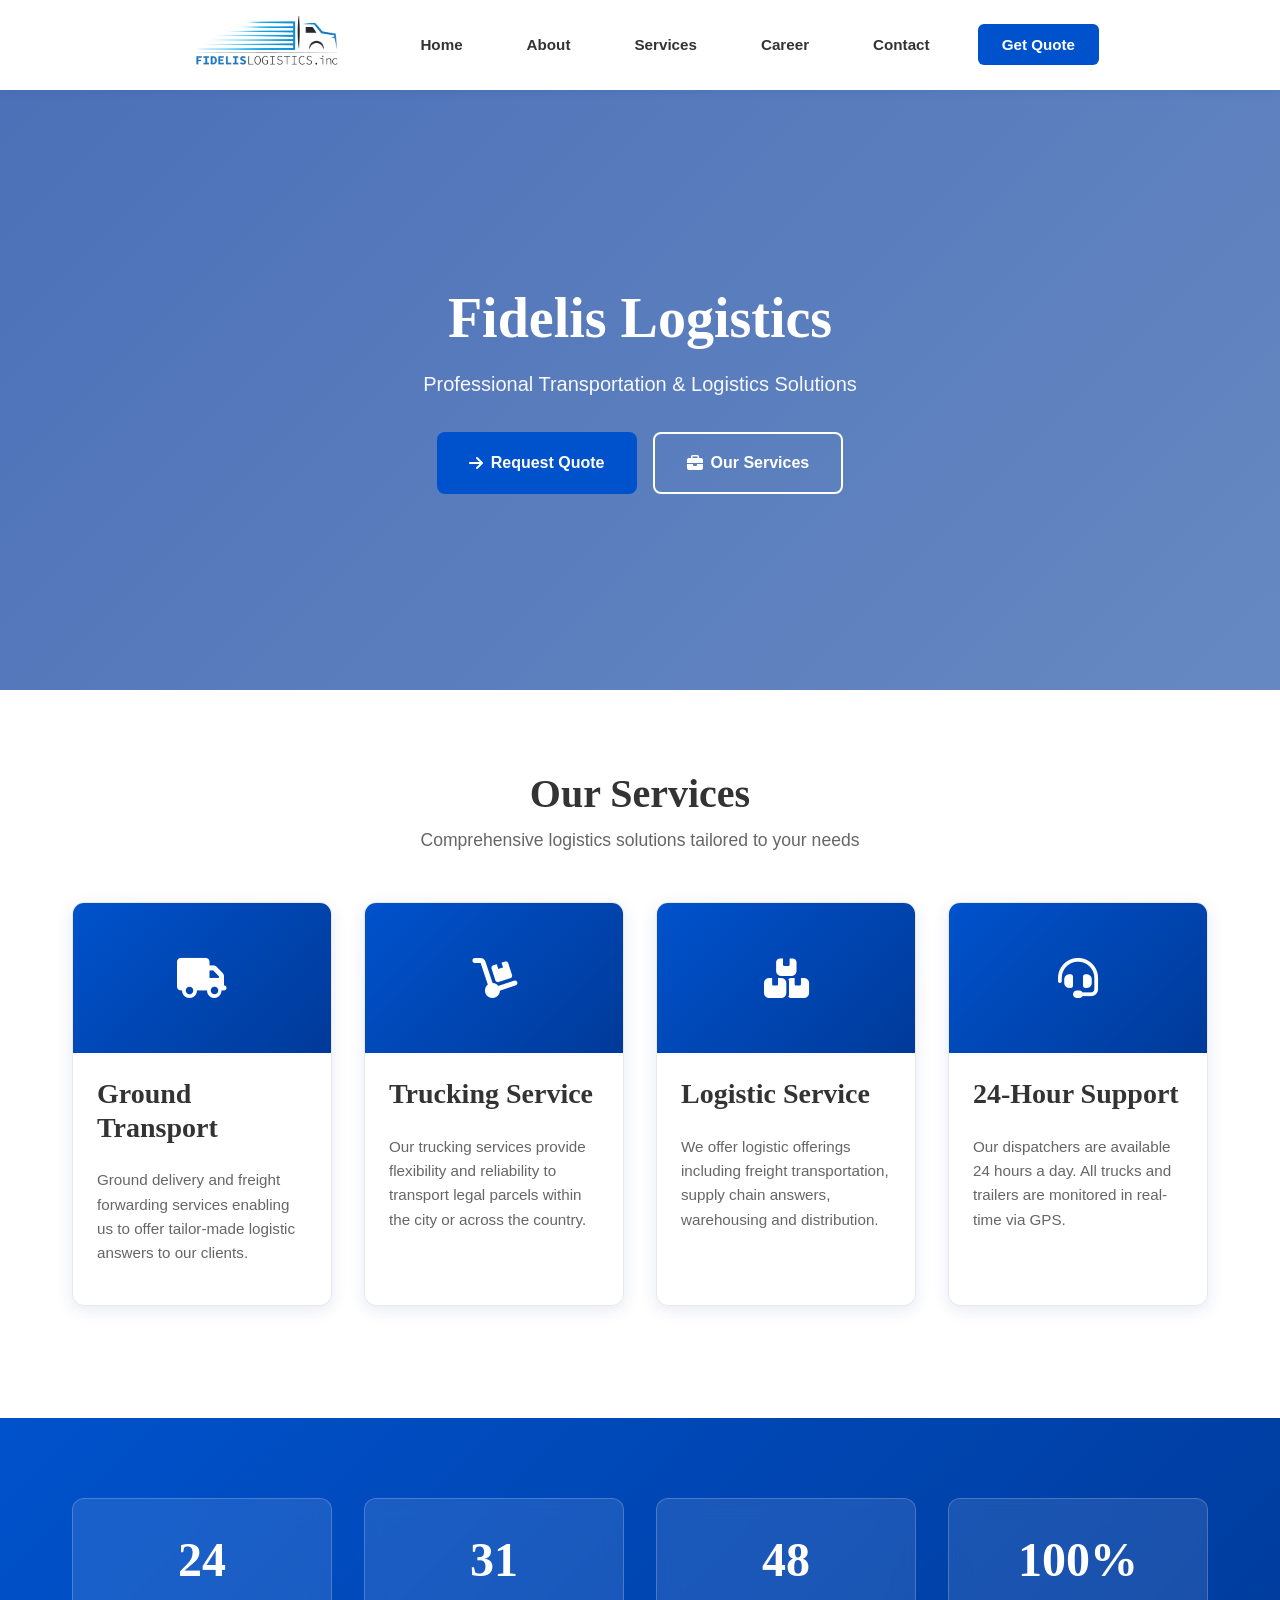
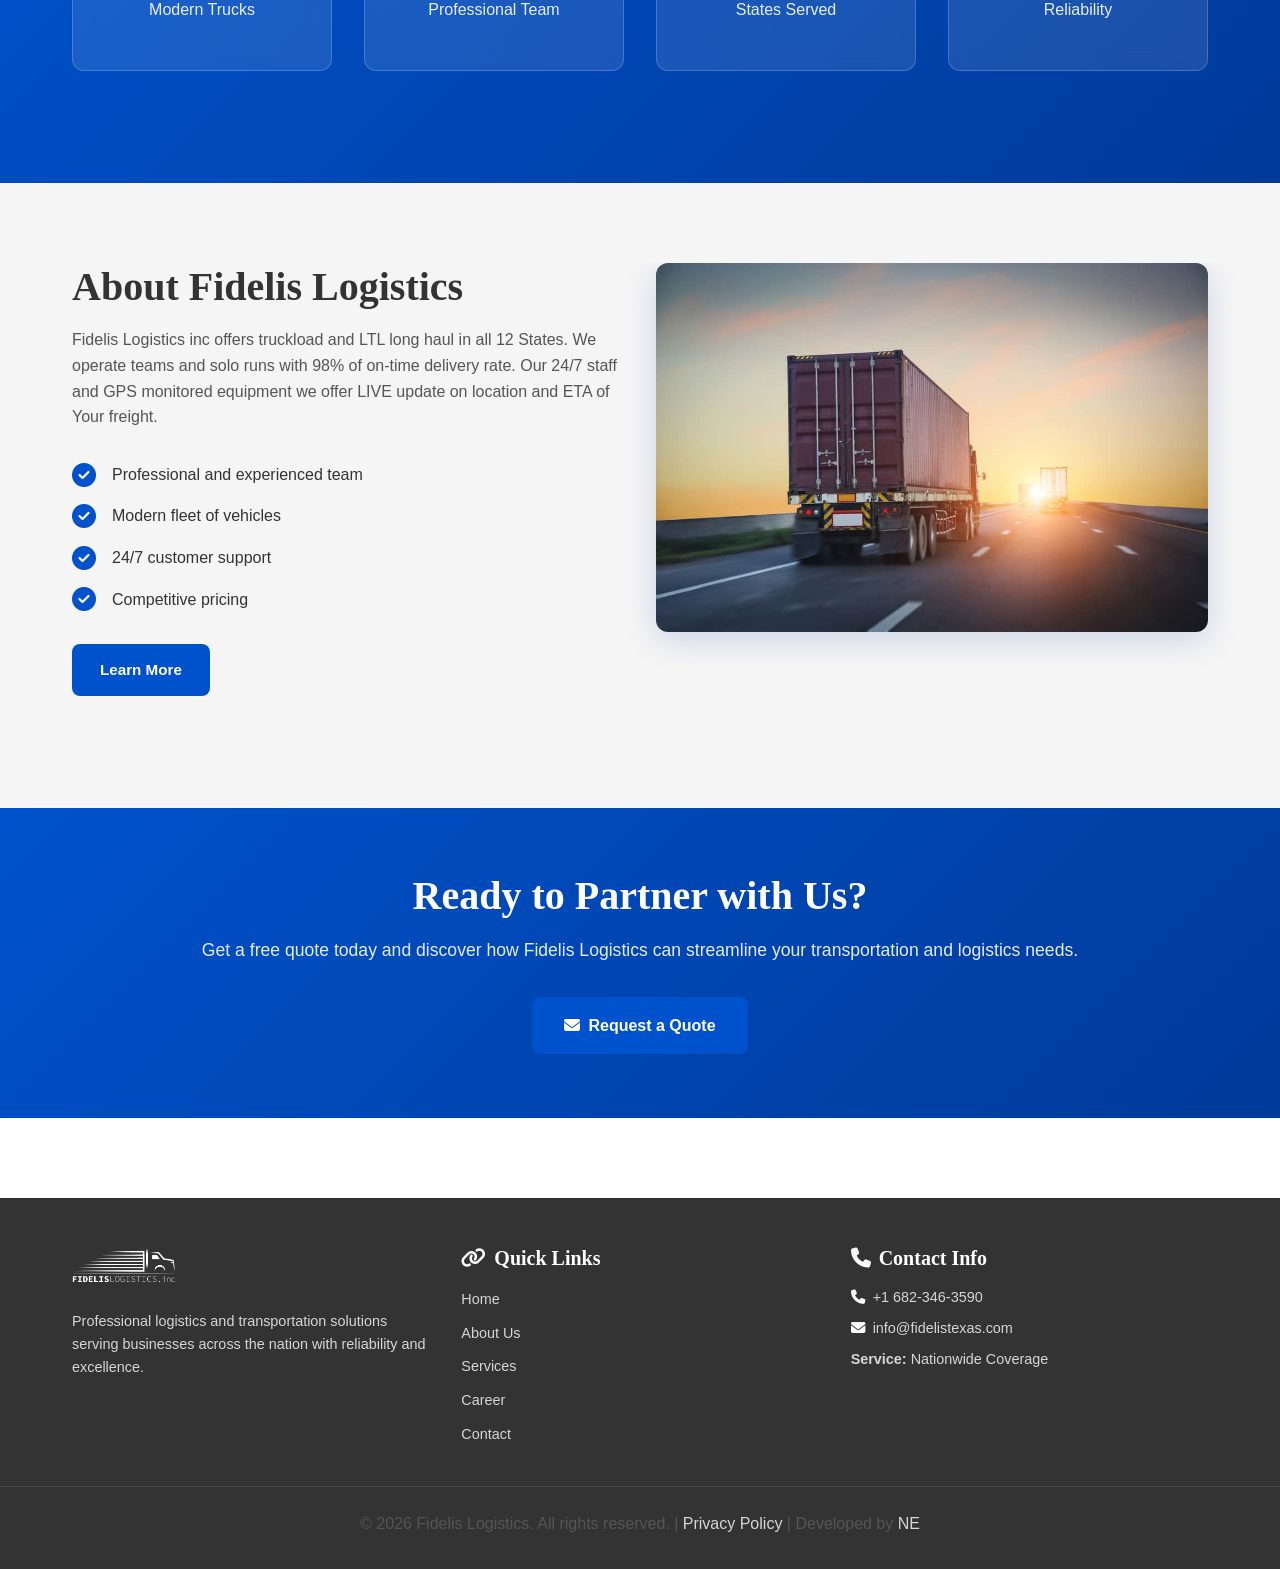
<file: index.html>
<!DOCTYPE html>
<html lang="en">
<head>
    <meta charset="UTF-8">
    <meta name="viewport" content="width=device-width, initial-scale=1.0">
    <title>Fidelis Logistics - Professional Logistics Solutions</title>
    <link rel="stylesheet" href="https://cdnjs.cloudflare.com/ajax/libs/font-awesome/6.4.0/css/all.min.css">
    <link rel="stylesheet" href="css/style.css">
</head>
<body>
    <!-- HEADER & NAVIGATION -->
    <header class="header">
        <div class="container">
            <nav class="navbar">
                <div class="logo">
                    <a href="index.html">
                        <img src="images/logos/logo-horizontal.png" alt="Fidelis Logistics">
                    </a>
                </div>
                <ul class="nav-menu">
                    <li><a href="index.html" class="active">Home</a></li>
                    <li><a href="about-us.html">About</a></li>
                    <li><a href="services.html">Services</a></li>
                    <li><a href="career.html">Career</a></li>
                    <li><a href="contact.html">Contact</a></li>
                    <li><a href="request-quote.html" class="cta-btn">Get Quote</a></li>
                </ul>
                <button class="hamburger">
                    <span></span>
                    <span></span>
                    <span></span>
                </button>
            </nav>
        </div>
    </header>

    <!-- HERO SECTION WITH SLIDER -->
    <section class="hero">
            <div class="hero-slider">
                <div class="hero-slide" style="background-image: url('images/hero/slider-1.jpg');"></div>
                <div class="hero-slide" style="background-image: url('images/hero/slider-2.jpg');"></div>
                <div class="hero-slide" style="background-image: url('images/hero/slider-3.jpg');"></div>
            </div>
        <div class="hero-overlay"></div>
        <div class="container hero-content">
            <h1>Fidelis Logistics</h1>
            <p>Professional Transportation & Logistics Solutions</p>
            <div class="hero-buttons">
                <a href="request-quote.html" class="btn btn-primary btn-lg">
                    <i class="fas fa-arrow-right"></i> Request Quote
                </a>
                <a href="services.html" class="btn btn-outline btn-lg">
                    <i class="fas fa-briefcase"></i> Our Services
                </a>
            </div>
        </div>
    </section>

    <!-- SERVICES SECTION -->
    <section class="services-section">
        <div class="container">
            <div class="section-title">
                <h2>Our Services</h2>
                <p>Comprehensive logistics solutions tailored to your needs</p>
            </div>
            <div class="grid grid-4">
                <div class="service-card">
                    <div class="service-card-icon">
                        <i class="fas fa-truck"></i>
                    </div>
                    <h3>Ground Transport</h3>
                    <p>Ground delivery and freight forwarding services enabling us to offer tailor-made logistic answers to our clients.</p>
                </div>
                <div class="service-card">
                    <div class="service-card-icon">
                        <i class="fas fa-dolly"></i>
                    </div>
                    <h3>Trucking Service</h3>
                    <p>Our trucking services provide flexibility and reliability to transport legal parcels within the city or across the country.</p>
                </div>
                <div class="service-card">
                    <div class="service-card-icon">
                        <i class="fas fa-boxes"></i>
                    </div>
                    <h3>Logistic Service</h3>
                    <p>We offer logistic offerings including freight transportation, supply chain answers, warehousing and distribution.</p>
                </div>
                <div class="service-card">
                    <div class="service-card-icon">
                        <i class="fas fa-headset"></i>
                    </div>
                    <h3>24-Hour Support</h3>
                    <p>Our dispatchers are available 24 hours a day. All trucks and trailers are monitored in real-time via GPS.</p>
                </div>
            </div>
        </div>
    </section>

    <!-- STATISTICS SECTION -->
    <section class="stats-section">
        <div class="container">
            <div class="grid grid-4">
                <div class="stat-card">
                    <h2>24</h2>
                    <p>Modern Trucks</p>
                </div>
                <div class="stat-card">
                    <h2>31</h2>
                    <p>Professional Team</p>
                </div>
                <div class="stat-card">
                    <h2>48</h2>
                    <p>States Served</p>
                </div>
                <div class="stat-card">
                    <h2>100%</h2>
                    <p>Reliability</p>
                </div>
            </div>
        </div>
    </section>

    <!-- ABOUT PREVIEW SECTION -->
    <section class="about-preview">
        <div class="container">
            <div class="grid grid-2">
                <div class="about-preview-content">
                    <h2>About Fidelis Logistics</h2>
                    <p>Fidelis Logistics inc offers truckload and LTL long haul in all 12 States. We operate teams and solo runs with 98% of on-time delivery rate. Our 24/7 staff and GPS monitored equipment we offer LIVE update on location and ETA of Your freight.</p>
                    <ul class="features-list">
                        <li>
                            <i class="fas fa-check-circle"></i>
                            <span>Professional and experienced team</span>
                        </li>
                        <li>
                            <i class="fas fa-check-circle"></i>
                            <span>Modern fleet of vehicles</span>
                        </li>
                        <li>
                            <i class="fas fa-check-circle"></i>
                            <span>24/7 customer support</span>
                        </li>
                        <li>
                            <i class="fas fa-check-circle"></i>
                            <span>Competitive pricing</span>
                        </li>
                    </ul>
                    <a href="about-us.html" class="btn btn-primary">Learn More</a>
                </div>
                <div class="about-preview-image">
                    <img src="images/content/company-description.jpg" alt="About Fidelis">
                </div>
            </div>
        </div>
    </section>

    <!-- CTA SECTION -->
    <section class="cta-section">
        <div class="container">
            <h2>Ready to Partner with Us?</h2>
            <p>Get a free quote today and discover how Fidelis Logistics can streamline your transportation and logistics needs.</p>
            <a href="request-quote.html" class="btn btn-primary btn-lg">
                <i class="fas fa-envelope"></i> Request a Quote
            </a>
        </div>
    </section>

    <!-- FOOTER -->
    <footer class="footer">
        <div class="container">
            <div class="footer-content">
                <div class="footer-section">
                    <div class="footer-logo">
                        <img src="images/logos/logo-white-horizontal.png" alt="Fidelis Logistics">
                    </div>
                    <p>Professional logistics and transportation solutions serving businesses across the nation with reliability and excellence.</p>
                </div>
                <div class="footer-section">
                    <h4><i class="fas fa-link"></i> Quick Links</h4>
                    <ul>
                        <li><a href="index.html">Home</a></li>
                        <li><a href="about-us.html">About Us</a></li>
                        <li><a href="services.html">Services</a></li>
                        <li><a href="career.html">Career</a></li>
                        <li><a href="contact.html">Contact</a></li>
                    </ul>
                </div>
                <div class="footer-section">
                    <h4><i class="fas fa-phone"></i> Contact Info</h4>
                    <p><i class="fas fa-phone" style="color: #FFFFFF; margin-right: 0.5rem;"></i><a href="tel:+16823463590">+1 682-346-3590</a></p>
                    <p><i class="fas fa-envelope" style="color: #FFFFFF; margin-right: 0.5rem;"></i><a href="mailto:info@fidelistexas.com">info@fidelistexas.com</a></p>
                    <p><strong>Service:</strong> Nationwide Coverage</p>
                </div>
            </div>
        </div>
        <div class="footer-bottom">
            <p>&copy; 2026 Fidelis Logistics. All rights reserved. | <a href="privacy-policy.html">Privacy Policy</a> | Developed by <a href="https://www.noorulhaqelmi.com" target="_blank">NE</a></p>
        </div>
    </footer>

    <script src="js/main.js"></script>
</body>
</html>
</file>
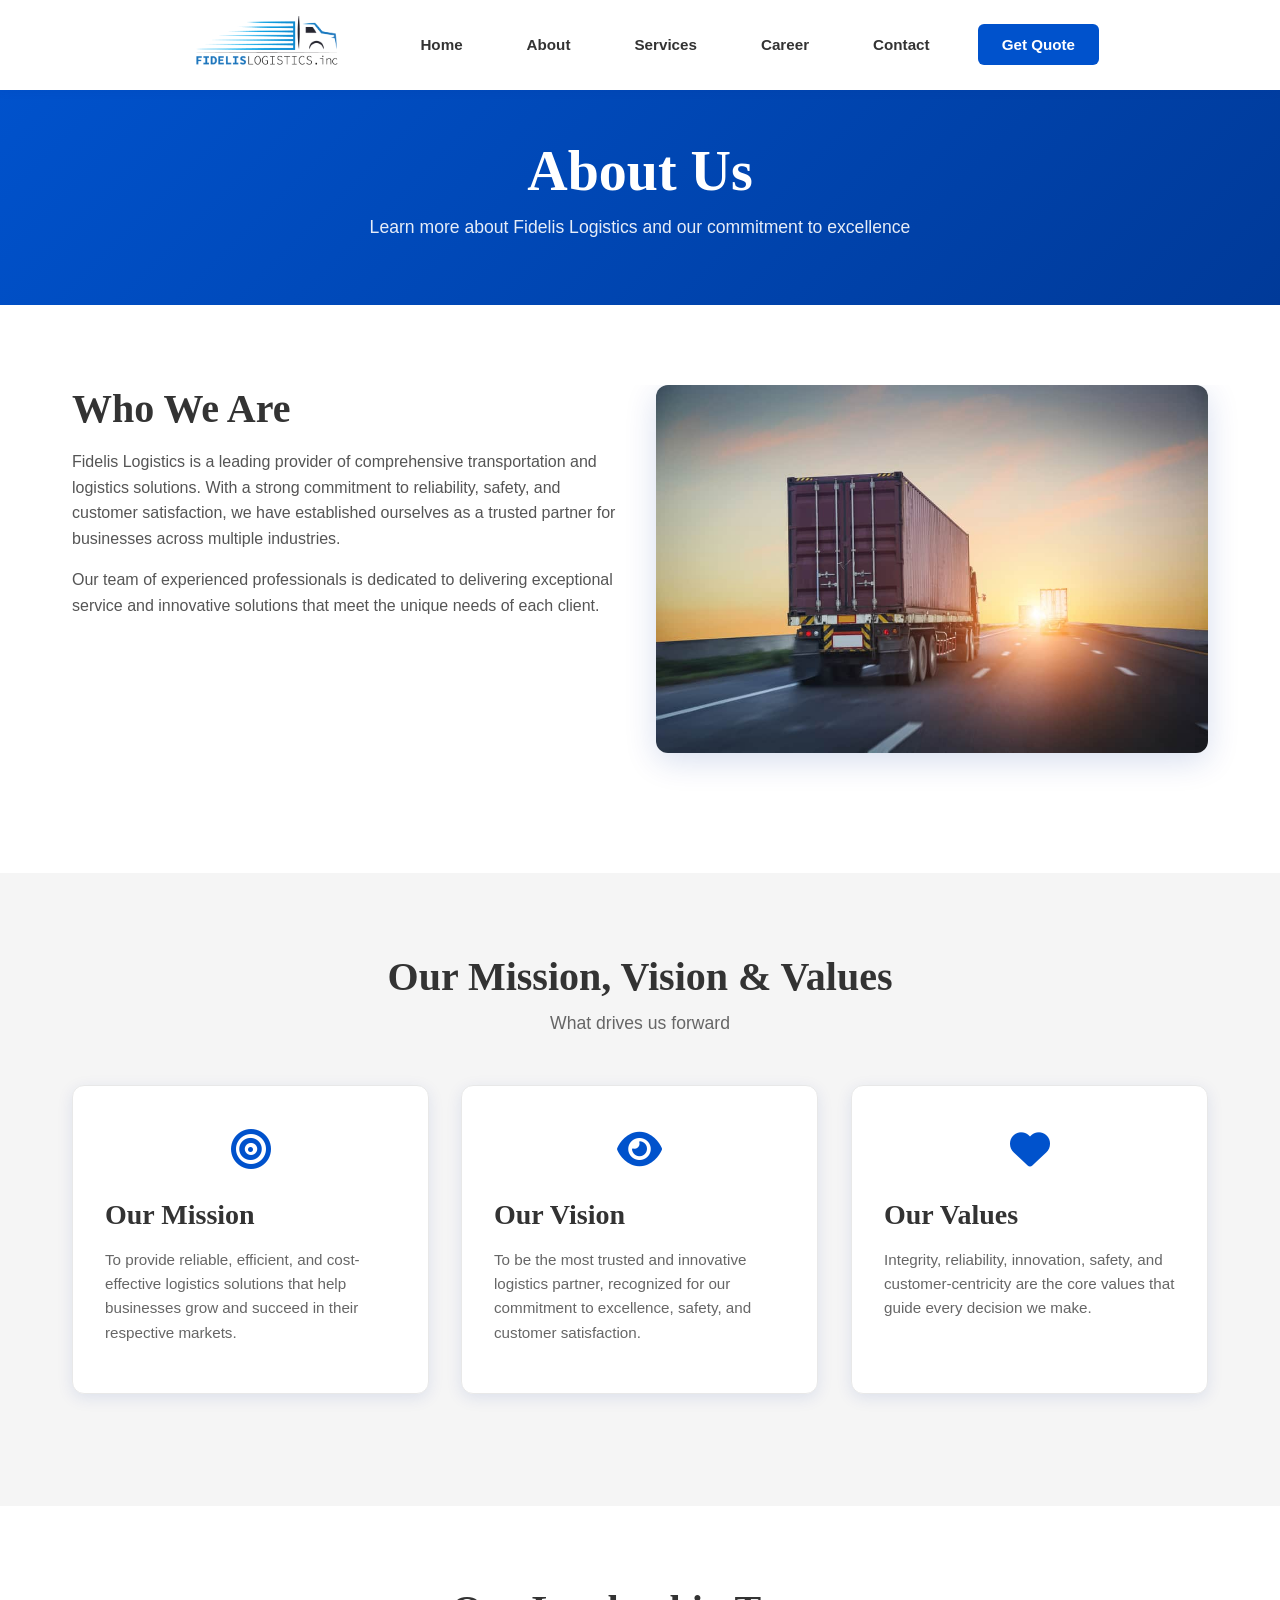
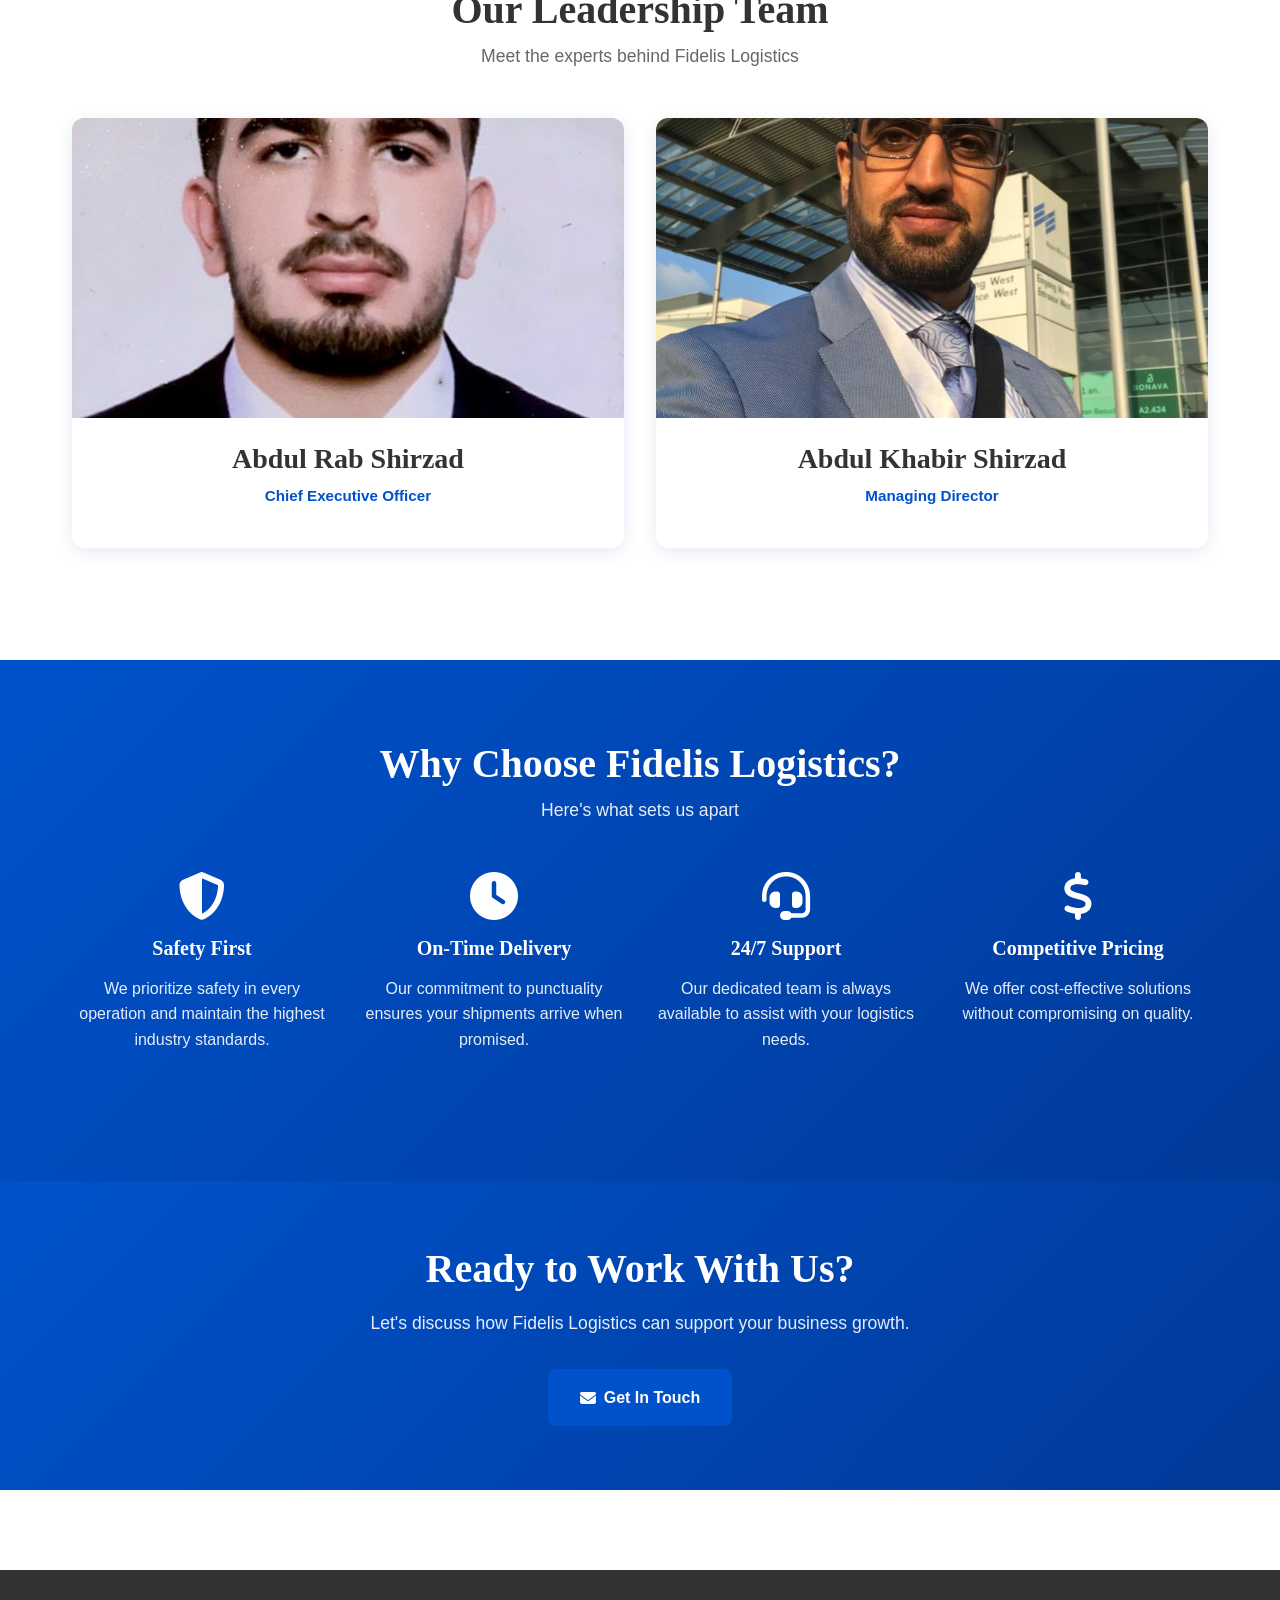
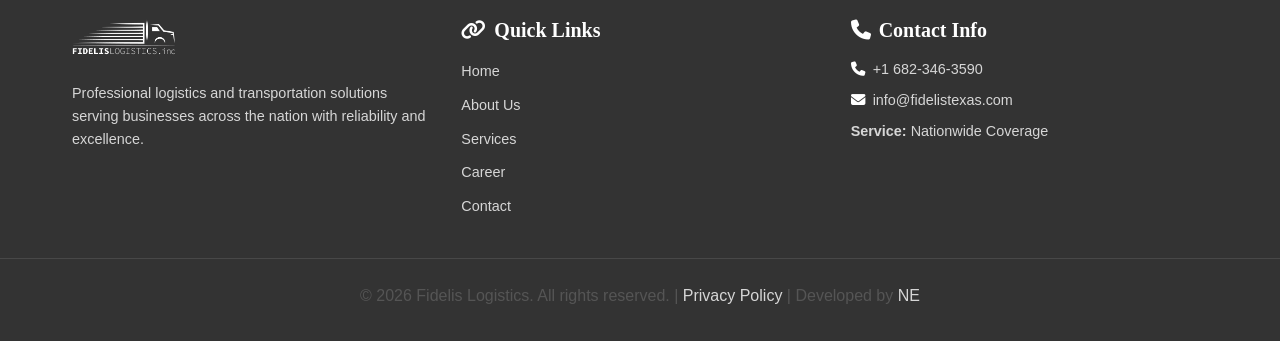
<file: about-us.html>
<!DOCTYPE html>
<html lang="en">
<head>
    <meta charset="UTF-8">
    <meta name="viewport" content="width=device-width, initial-scale=1.0">
    <title>About Us - Fidelis Logistics</title>
    <link rel="stylesheet" href="https://cdnjs.cloudflare.com/ajax/libs/font-awesome/6.4.0/css/all.min.css">
    <link rel="stylesheet" href="css/style.css">
</head>
<body>
    <!-- HEADER & NAVIGATION -->
    <header class="header">
        <div class="container">
            <nav class="navbar">
                <div class="logo">
                    <a href="index.html">
                        <img src="images/logos/logo-horizontal.png" alt="Fidelis Logistics">
                    </a>
                </div>
                <ul class="nav-menu">
                    <li><a href="index.html">Home</a></li>
                    <li><a href="about-us.html" class="active">About</a></li>
                    <li><a href="services.html">Services</a></li>
                    <li><a href="career.html">Career</a></li>
                    <li><a href="contact.html">Contact</a></li>
                    <li><a href="request-quote.html" class="cta-btn">Get Quote</a></li>
                </ul>
                <button class="hamburger">
                    <span></span>
                    <span></span>
                    <span></span>
                </button>
            </nav>
        </div>
    </header>

    <!-- PAGE TITLE -->
    <section class="page-title">
        <div class="container">
            <h1>About Us</h1>
            <p>Learn more about Fidelis Logistics and our commitment to excellence</p>
        </div>
    </section>

    <!-- COMPANY OVERVIEW -->
    <section class="about-overview">
        <div class="container">
            <div class="grid grid-2">
                <div>
                    <h2>Who We Are</h2>
                    <p>Fidelis Logistics is a leading provider of comprehensive transportation and logistics solutions. With a strong commitment to reliability, safety, and customer satisfaction, we have established ourselves as a trusted partner for businesses across multiple industries.</p>
                    <p>Our team of experienced professionals is dedicated to delivering exceptional service and innovative solutions that meet the unique needs of each client.</p>
                </div>
                <div>
                    <img src="images/content/company-description.jpg" alt="About Fidelis" style="width: 100%; border-radius: 12px; box-shadow: 0 8px 32px rgba(0, 52, 153, 0.16);">
                </div>
            </div>
        </div>
    </section>

    <!-- MISSION, VISION, VALUES -->
    <section style="background: #f5f5f5; padding: 5rem 0;">
        <div class="container">
            <div class="section-title">
                <h2>Our Mission, Vision & Values</h2>
                <p>What drives us forward</p>
            </div>
            <div class="grid grid-3">
                <div class="card">
                    <div class="card-icon">
                        <i class="fas fa-bullseye"></i>
                    </div>
                    <h3>Our Mission</h3>
                    <p>To provide reliable, efficient, and cost-effective logistics solutions that help businesses grow and succeed in their respective markets.</p>
                </div>
                <div class="card">
                    <div class="card-icon">
                        <i class="fas fa-eye"></i>
                    </div>
                    <h3>Our Vision</h3>
                    <p>To be the most trusted and innovative logistics partner, recognized for our commitment to excellence, safety, and customer satisfaction.</p>
                </div>
                <div class="card">
                    <div class="card-icon">
                        <i class="fas fa-heart"></i>
                    </div>
                    <h3>Our Values</h3>
                    <p>Integrity, reliability, innovation, safety, and customer-centricity are the core values that guide every decision we make.</p>
                </div>
            </div>
        </div>
    </section>

    <!-- TEAM SECTION -->
    <section style="padding: 5rem 0;">
        <div class="container">
            <div class="section-title">
                <h2>Our Leadership Team</h2>
                <p>Meet the experts behind Fidelis Logistics</p>
            </div>
            <div class="grid grid-2">
                <div class="team-member">
                    <div class="team-member-image">
                        <img src="images/team/ceo-abdul-rab-shirzad.jpg" alt="Abdul Rab Shirzad">
                    </div>
                    <div class="team-member-info">
                        <h3>Abdul Rab Shirzad</h3>
                        <p>Chief Executive Officer</p>
                    </div>
                </div>
                <div class="team-member">
                    <div class="team-member-image">
                        <img src="images/team/manager-abdul-khabir-shirzad.jpg" alt="Abdul Khabir Shirzad">
                    </div>
                    <div class="team-member-info">
                        <h3>Abdul Khabir Shirzad</h3>
                        <p>Managing Director</p>
                    </div>
                </div>
            </div>
        </div>
    </section>

    <!-- WHY CHOOSE US -->
    <section style="background: linear-gradient(135deg, #0052CC 0%, #003A99 100%); color: white; padding: 5rem 0;">
        <div class="container">
            <div class="section-title" style="color: white;">
                <h2 style="color: white;">Why Choose Fidelis Logistics?</h2>
                <p style="color: rgba(255,255,255,0.9);">Here's what sets us apart</p>
            </div>
            <div class="grid grid-4">
                <div style="text-align: center;">
                    <i class="fas fa-shield-alt" style="font-size: 3rem; margin-bottom: 1rem;"></i>
                    <h4 style="color: white; margin-bottom: 1rem;">Safety First</h4>
                    <p style="color: rgba(255,255,255,0.9);">We prioritize safety in every operation and maintain the highest industry standards.</p>
                </div>
                <div style="text-align: center;">
                    <i class="fas fa-clock" style="font-size: 3rem; margin-bottom: 1rem;"></i>
                    <h4 style="color: white; margin-bottom: 1rem;">On-Time Delivery</h4>
                    <p style="color: rgba(255,255,255,0.9);">Our commitment to punctuality ensures your shipments arrive when promised.</p>
                </div>
                <div style="text-align: center;">
                    <i class="fas fa-headset" style="font-size: 3rem; margin-bottom: 1rem;"></i>
                    <h4 style="color: white; margin-bottom: 1rem;">24/7 Support</h4>
                    <p style="color: rgba(255,255,255,0.9);">Our dedicated team is always available to assist with your logistics needs.</p>
                </div>
                <div style="text-align: center;">
                    <i class="fas fa-dollar-sign" style="font-size: 3rem; margin-bottom: 1rem;"></i>
                    <h4 style="color: white; margin-bottom: 1rem;">Competitive Pricing</h4>
                    <p style="color: rgba(255,255,255,0.9);">We offer cost-effective solutions without compromising on quality.</p>
                </div>
            </div>
        </div>
    </section>

    <!-- CTA SECTION -->
    <section class="cta-section">
        <div class="container">
            <h2>Ready to Work With Us?</h2>
            <p>Let's discuss how Fidelis Logistics can support your business growth.</p>
            <a href="contact.html" class="btn btn-primary btn-lg">
                <i class="fas fa-envelope"></i> Get In Touch
            </a>
        </div>
    </section>

    <!-- FOOTER -->
    <footer class="footer">
        <div class="container">
            <div class="footer-content">
                <div class="footer-section">
                    <div class="footer-logo">
                        <img src="images/logos/logo-white-horizontal.png" alt="Fidelis Logistics">
                    </div>
                    <p>Professional logistics and transportation solutions serving businesses across the nation with reliability and excellence.</p>
                </div>
                <div class="footer-section">
                    <h4><i class="fas fa-link"></i> Quick Links</h4>
                    <ul>
                        <li><a href="index.html">Home</a></li>
                        <li><a href="about-us.html">About Us</a></li>
                        <li><a href="services.html">Services</a></li>
                        <li><a href="career.html">Career</a></li>
                        <li><a href="contact.html">Contact</a></li>
                    </ul>
                </div>
                <div class="footer-section">
                    <h4><i class="fas fa-phone"></i> Contact Info</h4>
                    <p><i class="fas fa-phone" style="color: #FFFFFF; margin-right: 0.5rem;"></i><a href="tel:+16823463590">+1 682-346-3590</a></p>
                    <p><i class="fas fa-envelope" style="color: #FFFFFF; margin-right: 0.5rem;"></i><a href="mailto:info@fidelistexas.com">info@fidelistexas.com</a></p>
                    <p><strong>Service:</strong> Nationwide Coverage</p>
                </div>
            </div>
        </div>
        <div class="footer-bottom">
            <p>&copy; 2026 Fidelis Logistics. All rights reserved. | <a href="privacy-policy.html">Privacy Policy</a> | Developed by <a href="https://www.noorulhaqelmi.com" target="_blank">NE</a></p>
        </div>
    </footer>

    <script src="js/main.js"></script>
</body>
</html>
</file>
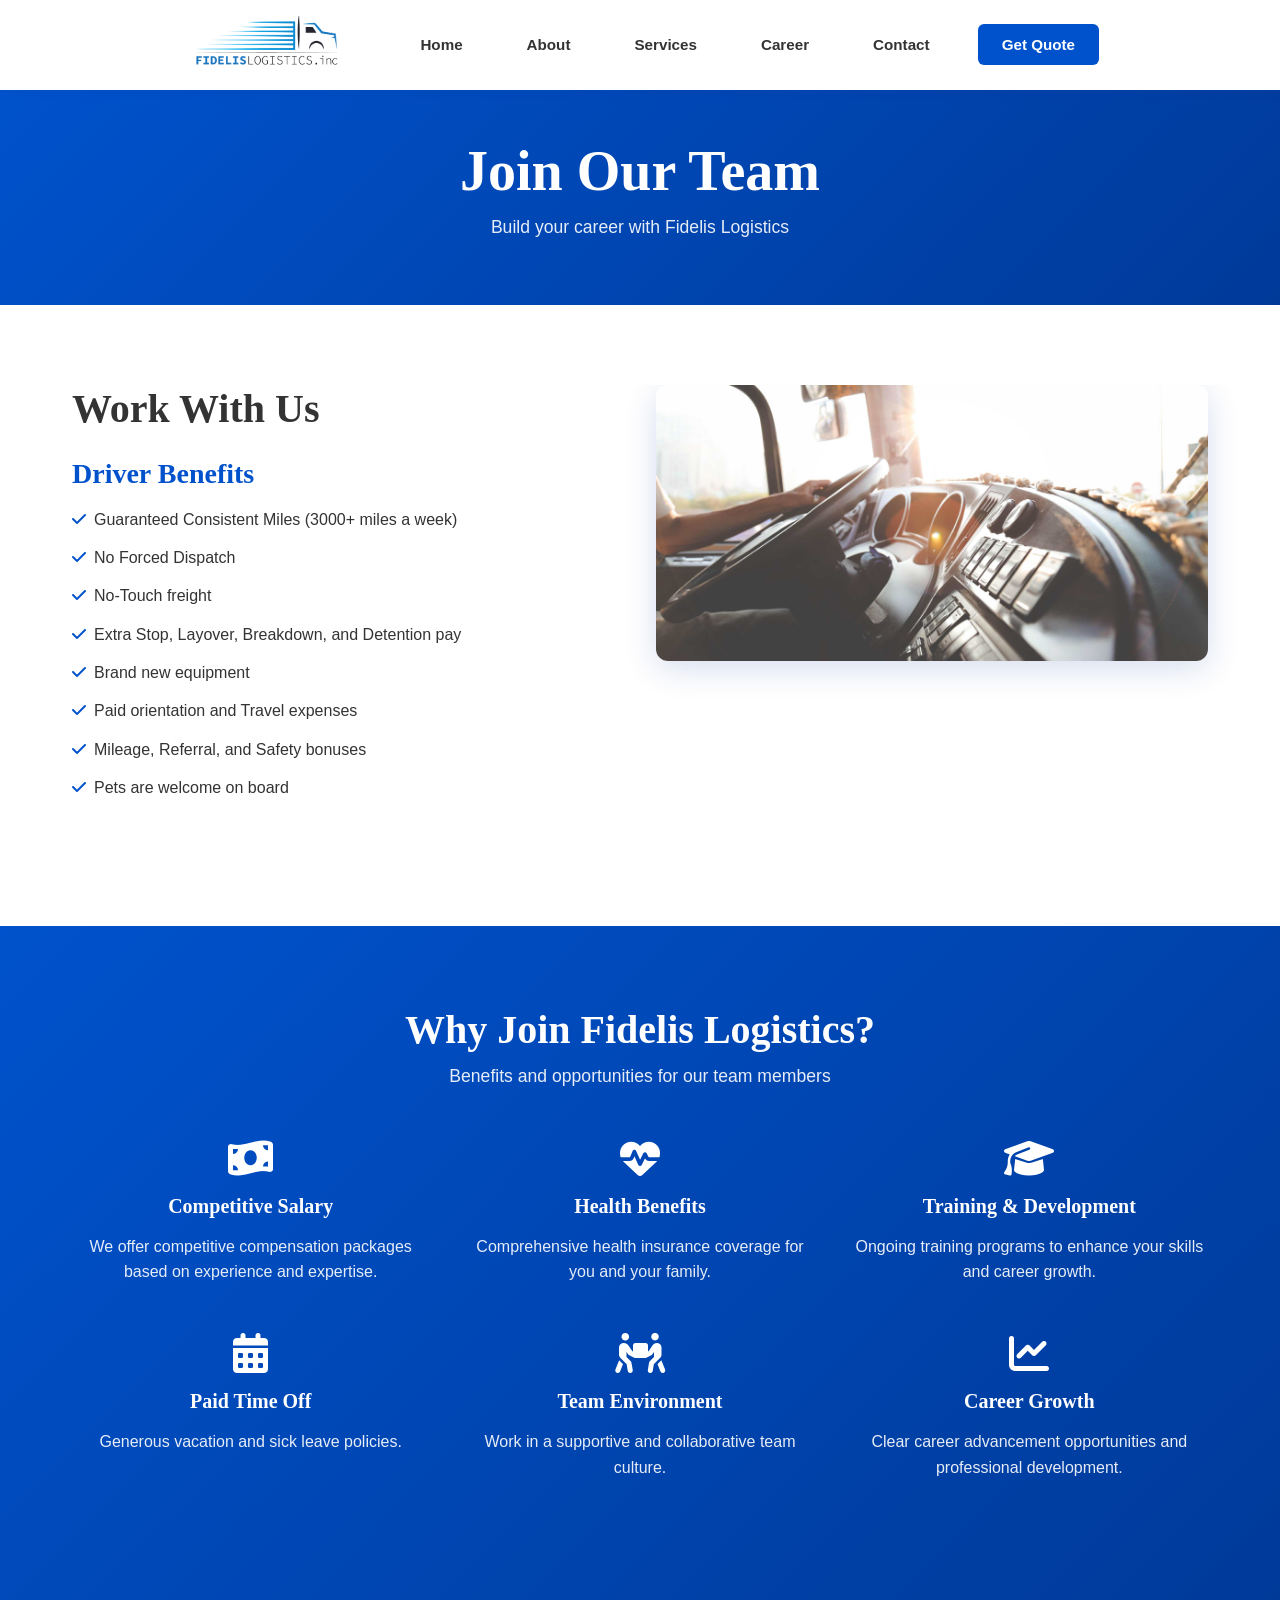
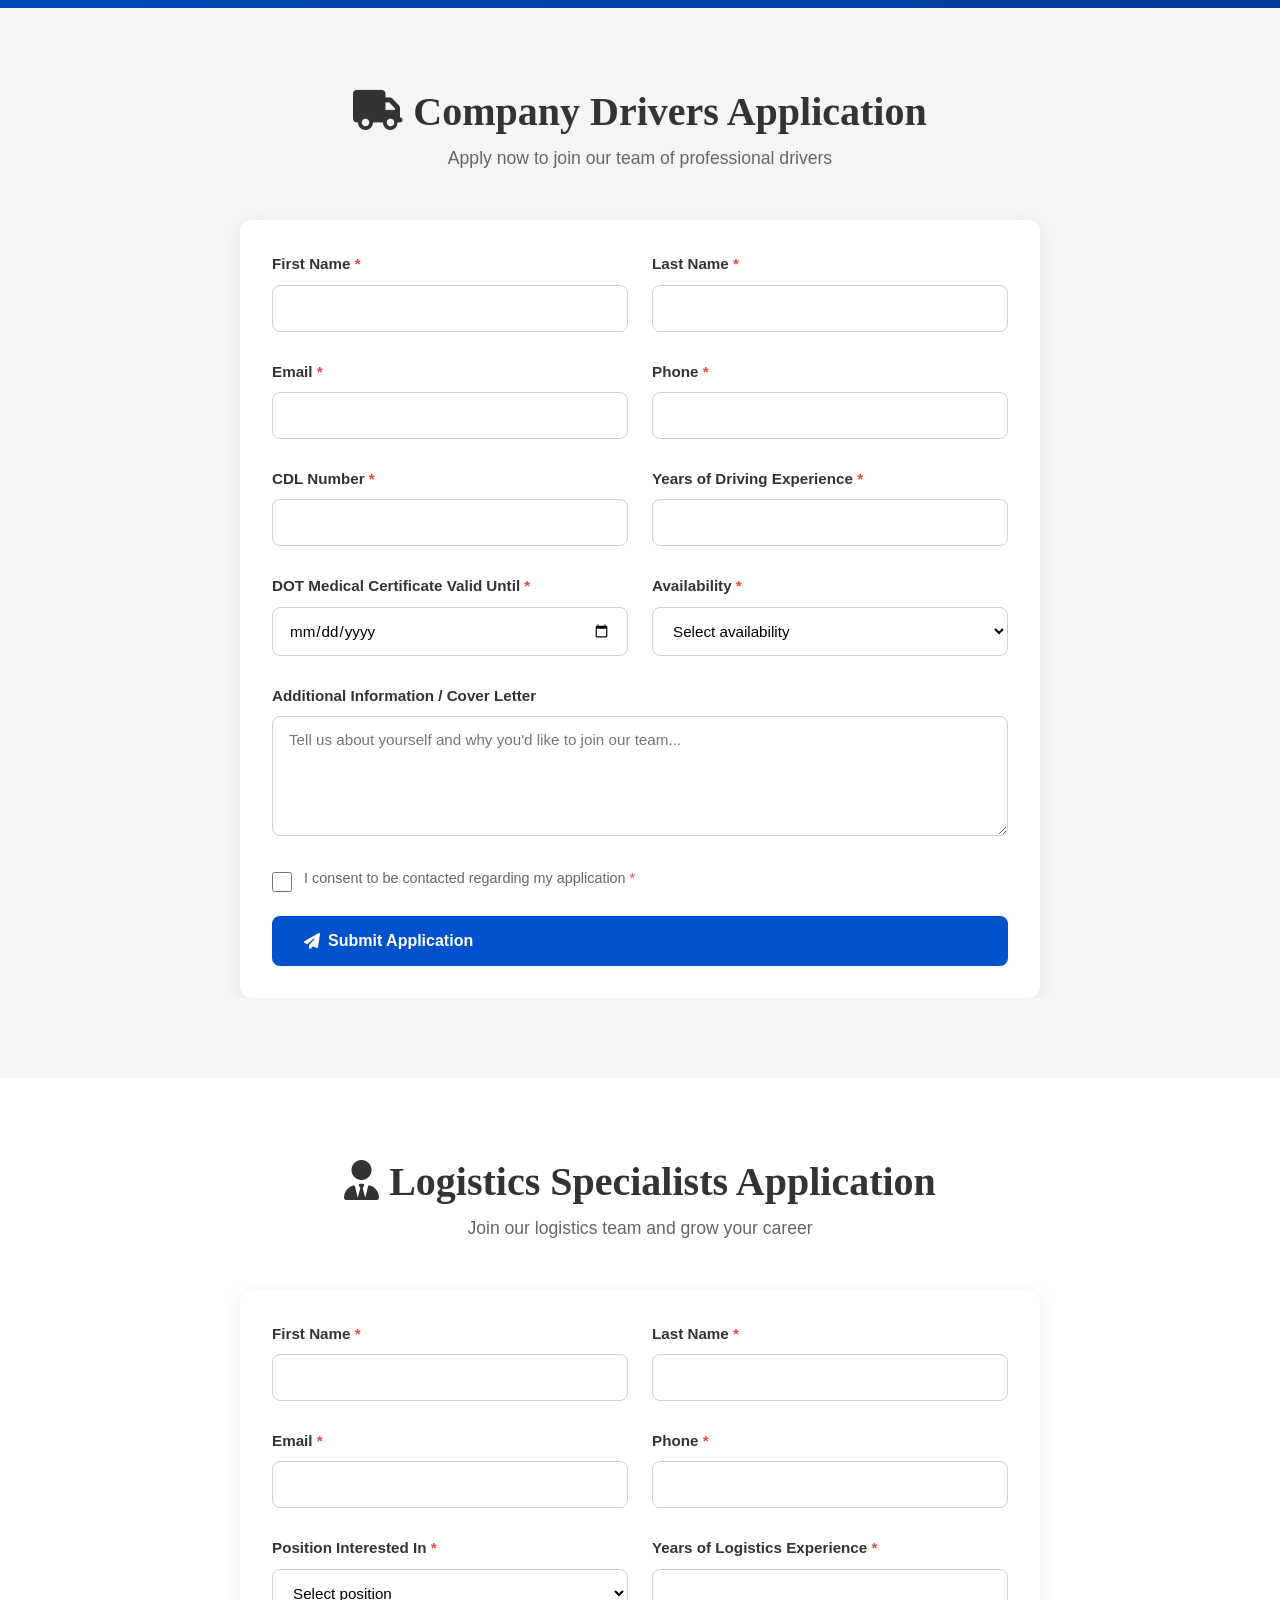
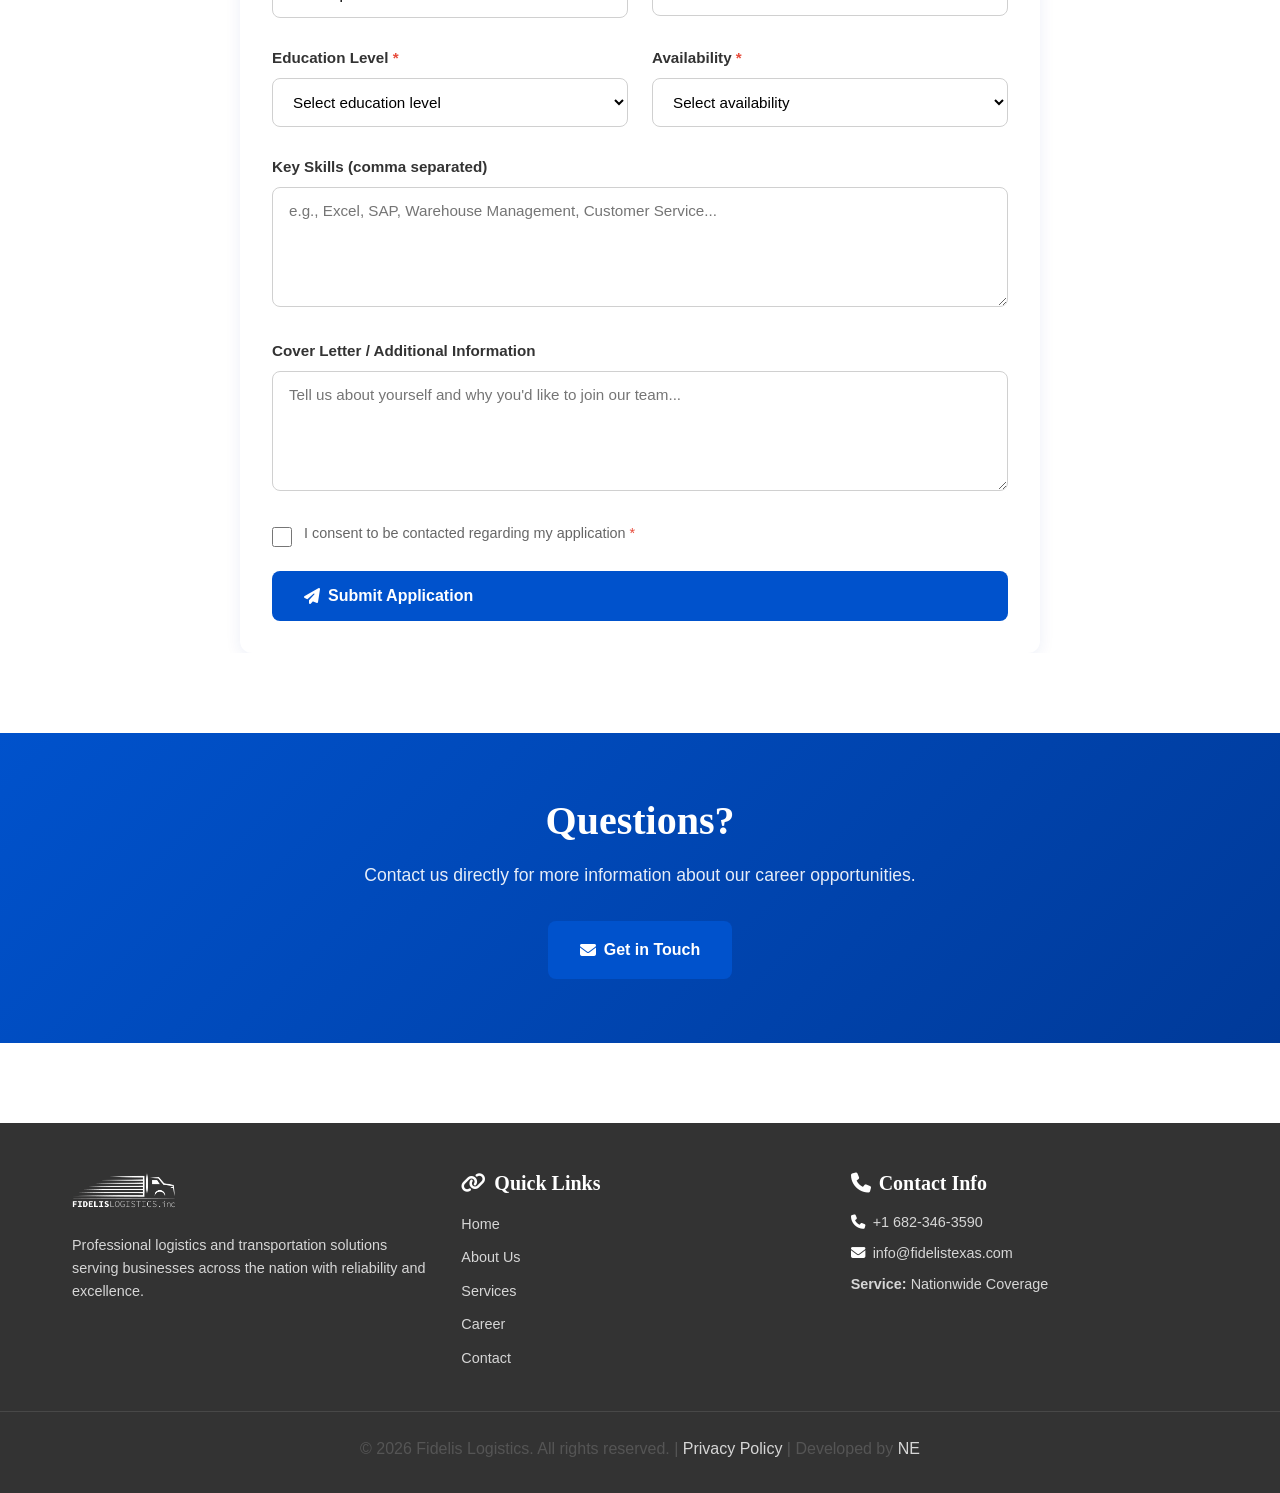
<file: career.html>
<!DOCTYPE html>
<html lang="en">
<head>
    <meta charset="UTF-8">
    <meta name="viewport" content="width=device-width, initial-scale=1.0">
    <title>Career - Fidelis Logistics</title>
    <link rel="stylesheet" href="https://cdnjs.cloudflare.com/ajax/libs/font-awesome/6.4.0/css/all.min.css">
    <link rel="stylesheet" href="css/style.css">
</head>
<body>
    <!-- HEADER & NAVIGATION -->
    <header class="header">
        <div class="container">
            <nav class="navbar">
                <div class="logo">
                    <a href="index.html">
                        <img src="images/logos/logo-horizontal.png" alt="Fidelis Logistics">
                    </a>
                </div>
                <ul class="nav-menu">
                    <li><a href="index.html">Home</a></li>
                    <li><a href="about-us.html">About</a></li>
                    <li><a href="services.html">Services</a></li>
                    <li><a href="career.html" class="active">Career</a></li>
                    <li><a href="contact.html">Contact</a></li>
                    <li><a href="request-quote.html" class="cta-btn">Get Quote</a></li>
                </ul>
                <button class="hamburger">
                    <span></span>
                    <span></span>
                    <span></span>
                </button>
            </nav>
        </div>
    </header>

    <!-- PAGE TITLE -->
    <section class="page-title">
        <div class="container">
            <h1>Join Our Team</h1>
            <p>Build your career with Fidelis Logistics</p>
        </div>
    </section>

    <!-- CAREER INTRO -->
    <section style="padding: 5rem 0;">
        <div class="container">
            <div class="grid grid-2">
                <div>
                    <h2>Work With Us</h2>
                    <h3 style="margin-top: 1.5rem; color: #0052CC;">Driver Benefits</h3>
                    <ul style="list-style: none; padding: 0;">
                        <li style="margin-bottom: 0.8rem;"><i class="fas fa-check" style="color: #0052CC; margin-right: 0.5rem;"></i>Guaranteed Consistent Miles (3000+ miles a week)</li>
                        <li style="margin-bottom: 0.8rem;"><i class="fas fa-check" style="color: #0052CC; margin-right: 0.5rem;"></i>No Forced Dispatch</li>
                        <li style="margin-bottom: 0.8rem;"><i class="fas fa-check" style="color: #0052CC; margin-right: 0.5rem;"></i>No-Touch freight</li>
                        <li style="margin-bottom: 0.8rem;"><i class="fas fa-check" style="color: #0052CC; margin-right: 0.5rem;"></i>Extra Stop, Layover, Breakdown, and Detention pay</li>
                        <li style="margin-bottom: 0.8rem;"><i class="fas fa-check" style="color: #0052CC; margin-right: 0.5rem;"></i>Brand new equipment</li>
                        <li style="margin-bottom: 0.8rem;"><i class="fas fa-check" style="color: #0052CC; margin-right: 0.5rem;"></i>Paid orientation and Travel expenses</li>
                        <li style="margin-bottom: 0.8rem;"><i class="fas fa-check" style="color: #0052CC; margin-right: 0.5rem;"></i>Mileage, Referral, and Safety bonuses</li>
                        <li style="margin-bottom: 0.8rem;"><i class="fas fa-check" style="color: #0052CC; margin-right: 0.5rem;"></i>Pets are welcome on board</li>
                    </ul>
                </div>
                <div>
                    <img src="images/career/work-with-us-background.jpg" alt="Career" style="width: 100%; border-radius: 12px; box-shadow: 0 8px 32px rgba(0, 52, 153, 0.16);">
                </div>
            </div>
        </div>
    </section>

    <!-- BENEFITS SECTION -->
    <section style="background: linear-gradient(135deg, #0052CC 0%, #003A99 100%); color: white; padding: 5rem 0;">
        <div class="container">
            <div class="section-title" style="color: white;">
                <h2 style="color: white;">Why Join Fidelis Logistics?</h2>
                <p style="color: rgba(255,255,255,0.9);">Benefits and opportunities for our team members</p>
            </div>
            <div class="grid grid-3">
                <div style="text-align: center;">
                    <i class="fas fa-money-bill-wave" style="font-size: 2.5rem; margin-bottom: 1rem;"></i>
                    <h4 style="color: white; margin-bottom: 1rem;">Competitive Salary</h4>
                    <p style="color: rgba(255,255,255,0.9);">We offer competitive compensation packages based on experience and expertise.</p>
                </div>
                <div style="text-align: center;">
                    <i class="fas fa-heartbeat" style="font-size: 2.5rem; margin-bottom: 1rem;"></i>
                    <h4 style="color: white; margin-bottom: 1rem;">Health Benefits</h4>
                    <p style="color: rgba(255,255,255,0.9);">Comprehensive health insurance coverage for you and your family.</p>
                </div>
                <div style="text-align: center;">
                    <i class="fas fa-graduation-cap" style="font-size: 2.5rem; margin-bottom: 1rem;"></i>
                    <h4 style="color: white; margin-bottom: 1rem;">Training & Development</h4>
                    <p style="color: rgba(255,255,255,0.9);">Ongoing training programs to enhance your skills and career growth.</p>
                </div>
                <div style="text-align: center;">
                    <i class="fas fa-calendar-alt" style="font-size: 2.5rem; margin-bottom: 1rem;"></i>
                    <h4 style="color: white; margin-bottom: 1rem;">Paid Time Off</h4>
                    <p style="color: rgba(255,255,255,0.9);">Generous vacation and sick leave policies.</p>
                </div>
                <div style="text-align: center;">
                    <i class="fas fa-people-carry" style="font-size: 2.5rem; margin-bottom: 1rem;"></i>
                    <h4 style="color: white; margin-bottom: 1rem;">Team Environment</h4>
                    <p style="color: rgba(255,255,255,0.9);">Work in a supportive and collaborative team culture.</p>
                </div>
                <div style="text-align: center;">
                    <i class="fas fa-chart-line" style="font-size: 2.5rem; margin-bottom: 1rem;"></i>
                    <h4 style="color: white; margin-bottom: 1rem;">Career Growth</h4>
                    <p style="color: rgba(255,255,255,0.9);">Clear career advancement opportunities and professional development.</p>
                </div>
            </div>
        </div>
    </section>

    <!-- COMPANY DRIVERS APPLICATION FORM -->
    <section style="padding: 5rem 0; background: #f5f5f5;">
        <div class="container">
            <div class="section-title">
                <h2><i class="fas fa-truck"></i> Company Drivers Application</h2>
                <p>Apply now to join our team of professional drivers</p>
            </div>
            <div class="quote-form-wrapper" style="max-width: 800px; margin: 0 auto;">
                <form id="driversForm">
                    <div class="form-row">
                        <div class="form-group">
                            <label for="driverFirstName">First Name <span class="required">*</span></label>
                            <input type="text" id="driverFirstName" name="firstName" required>
                            <span class="form-error"></span>
                        </div>
                        <div class="form-group">
                            <label for="driverLastName">Last Name <span class="required">*</span></label>
                            <input type="text" id="driverLastName" name="lastName" required>
                            <span class="form-error"></span>
                        </div>
                    </div>

                    <div class="form-row">
                        <div class="form-group">
                            <label for="driverEmail">Email <span class="required">*</span></label>
                            <input type="email" id="driverEmail" name="email" required>
                            <span class="form-error"></span>
                        </div>
                        <div class="form-group">
                            <label for="driverPhone">Phone <span class="required">*</span></label>
                            <input type="tel" id="driverPhone" name="phone" required>
                            <span class="form-error"></span>
                        </div>
                    </div>

                    <div class="form-row">
                        <div class="form-group">
                            <label for="driverCDL">CDL Number <span class="required">*</span></label>
                            <input type="text" id="driverCDL" name="cdlNumber" required>
                            <span class="form-error"></span>
                        </div>
                        <div class="form-group">
                            <label for="driverExperience">Years of Driving Experience <span class="required">*</span></label>
                            <input type="number" id="driverExperience" name="experience" min="0" required>
                            <span class="form-error"></span>
                        </div>
                    </div>

                    <div class="form-row">
                        <div class="form-group">
                            <label for="driverDOT">DOT Medical Certificate Valid Until <span class="required">*</span></label>
                            <input type="date" id="driverDOT" name="dotCertificate" required>
                            <span class="form-error"></span>
                        </div>
                        <div class="form-group">
                            <label for="driverAvailability">Availability <span class="required">*</span></label>
                            <select id="driverAvailability" name="availability" required>
                                <option value="">Select availability</option>
                                <option value="Immediate">Immediate</option>
                                <option value="2 Weeks">2 Weeks</option>
                                <option value="1 Month">1 Month</option>
                                <option value="2 Months">2 Months</option>
                            </select>
                            <span class="form-error"></span>
                        </div>
                    </div>

                    <div class="form-group">
                        <label for="driverMessage">Additional Information / Cover Letter</label>
                        <textarea id="driverMessage" name="message" placeholder="Tell us about yourself and why you'd like to join our team..."></textarea>
                    </div>

                    <div class="form-group checkbox-group">
                        <input type="checkbox" id="driverConsent" name="consent" required>
                        <label for="driverConsent">I consent to be contacted regarding my application <span class="required">*</span></label>
                        <span class="form-error"></span>
                    </div>

                    <div class="success-message" id="driverSuccess" style="display: none;">
                        <i class="fas fa-check-circle"></i>
                        <span>Thank you! Your application has been submitted successfully. We'll contact you soon.</span>
                    </div>
                    <div class="error-message" id="driverError" style="display: none;">
                        <i class="fas fa-exclamation-circle"></i>
                        <span id="driverErrorText">Error submitting application.</span>
                    </div>

                    <button type="submit" class="btn btn-primary btn-lg" style="width: 100%;">
                        <i class="fas fa-paper-plane"></i> Submit Application
                    </button>
                </form>
            </div>
        </div>
    </section>

    <!-- LOGISTICS SPECIALISTS APPLICATION FORM -->
    <section style="padding: 5rem 0;">
        <div class="container">
            <div class="section-title">
                <h2><i class="fas fa-user-tie"></i> Logistics Specialists Application</h2>
                <p>Join our logistics team and grow your career</p>
            </div>
            <div class="quote-form-wrapper" style="max-width: 800px; margin: 0 auto;">
                <form id="logisticsForm">
                    <div class="form-row">
                        <div class="form-group">
                            <label for="logFirstName">First Name <span class="required">*</span></label>
                            <input type="text" id="logFirstName" name="firstName" required>
                            <span class="form-error"></span>
                        </div>
                        <div class="form-group">
                            <label for="logLastName">Last Name <span class="required">*</span></label>
                            <input type="text" id="logLastName" name="lastName" required>
                            <span class="form-error"></span>
                        </div>
                    </div>

                    <div class="form-row">
                        <div class="form-group">
                            <label for="logEmail">Email <span class="required">*</span></label>
                            <input type="email" id="logEmail" name="email" required>
                            <span class="form-error"></span>
                        </div>
                        <div class="form-group">
                            <label for="logPhone">Phone <span class="required">*</span></label>
                            <input type="tel" id="logPhone" name="phone" required>
                            <span class="form-error"></span>
                        </div>
                    </div>

                    <div class="form-row">
                        <div class="form-group">
                            <label for="logPosition">Position Interested In <span class="required">*</span></label>
                            <select id="logPosition" name="position" required>
                                <option value="">Select position</option>
                                <option value="Logistics Coordinator">Logistics Coordinator</option>
                                <option value="Operations Manager">Operations Manager</option>
                                <option value="Customer Service">Customer Service</option>
                                <option value="Other">Other</option>
                            </select>
                            <span class="form-error"></span>
                        </div>
                        <div class="form-group">
                            <label for="logExperience">Years of Logistics Experience <span class="required">*</span></label>
                            <input type="number" id="logExperience" name="experience" min="0" required>
                            <span class="form-error"></span>
                        </div>
                    </div>

                    <div class="form-row">
                        <div class="form-group">
                            <label for="logEducation">Education Level <span class="required">*</span></label>
                            <select id="logEducation" name="education" required>
                                <option value="">Select education level</option>
                                <option value="High School">High School</option>
                                <option value="Associate Degree">Associate Degree</option>
                                <option value="Bachelor's Degree">Bachelor's Degree</option>
                                <option value="Master's Degree">Master's Degree</option>
                            </select>
                            <span class="form-error"></span>
                        </div>
                        <div class="form-group">
                            <label for="logAvailability">Availability <span class="required">*</span></label>
                            <select id="logAvailability" name="availability" required>
                                <option value="">Select availability</option>
                                <option value="Immediate">Immediate</option>
                                <option value="2 Weeks">2 Weeks</option>
                                <option value="1 Month">1 Month</option>
                                <option value="2 Months">2 Months</option>
                            </select>
                            <span class="form-error"></span>
                        </div>
                    </div>

                    <div class="form-group">
                        <label for="logSkills">Key Skills (comma separated)</label>
                        <textarea id="logSkills" name="skills" placeholder="e.g., Excel, SAP, Warehouse Management, Customer Service..."></textarea>
                    </div>

                    <div class="form-group">
                        <label for="logMessage">Cover Letter / Additional Information</label>
                        <textarea id="logMessage" name="message" placeholder="Tell us about yourself and why you'd like to join our team..."></textarea>
                    </div>

                    <div class="form-group checkbox-group">
                        <input type="checkbox" id="logConsent" name="consent" required>
                        <label for="logConsent">I consent to be contacted regarding my application <span class="required">*</span></label>
                        <span class="form-error"></span>
                    </div>

                    <div class="success-message" id="logSuccess" style="display: none;">
                        <i class="fas fa-check-circle"></i>
                        <span>Thank you! Your application has been submitted successfully. We'll contact you soon.</span>
                    </div>
                    <div class="error-message" id="logError" style="display: none;">
                        <i class="fas fa-exclamation-circle"></i>
                        <span id="logErrorText">Error submitting application.</span>
                    </div>

                    <button type="submit" class="btn btn-primary btn-lg" style="width: 100%;">
                        <i class="fas fa-paper-plane"></i> Submit Application
                    </button>
                </form>
            </div>
        </div>
    </section>

    <!-- CTA SECTION -->
    <section class="cta-section">
        <div class="container">
            <h2>Questions?</h2>
            <p>Contact us directly for more information about our career opportunities.</p>
            <a href="contact.html" class="btn btn-primary btn-lg">
                <i class="fas fa-envelope"></i> Get in Touch
            </a>
        </div>
    </section>

    <!-- FOOTER -->
    <footer class="footer">
        <div class="container">
            <div class="footer-content">
                <div class="footer-section">
                    <div class="footer-logo">
                        <img src="images/logos/logo-white-horizontal.png" alt="Fidelis Logistics">
                    </div>
                    <p>Professional logistics and transportation solutions serving businesses across the nation with reliability and excellence.</p>
                </div>
                <div class="footer-section">
                    <h4><i class="fas fa-link"></i> Quick Links</h4>
                    <ul>
                        <li><a href="index.html">Home</a></li>
                        <li><a href="about-us.html">About Us</a></li>
                        <li><a href="services.html">Services</a></li>
                        <li><a href="career.html">Career</a></li>
                        <li><a href="contact.html">Contact</a></li>
                    </ul>
                </div>
                <div class="footer-section">
                    <h4><i class="fas fa-phone"></i> Contact Info</h4>
                    <p><i class="fas fa-phone" style="color: #FFFFFF; margin-right: 0.5rem;"></i><a href="tel:+16823463590">+1 682-346-3590</a></p>
                    <p><i class="fas fa-envelope" style="color: #FFFFFF; margin-right: 0.5rem;"></i><a href="mailto:info@fidelistexas.com">info@fidelistexas.com</a></p>
                    <p><strong>Service:</strong> Nationwide Coverage</p>
                </div>
            </div>
        </div>
        <div class="footer-bottom">
            <p>&copy; 2026 Fidelis Logistics. All rights reserved. | <a href="privacy-policy.html">Privacy Policy</a> | Developed by <a href="https://www.noorulhaqelmi.com" target="_blank">NE</a></p>
        </div>
    </footer>

    <script src="js/main.js"></script>
    <script>
        // Company Drivers Form Handler
        document.getElementById('driversForm').addEventListener('submit', (e) => {
            e.preventDefault();
            
            const form = document.getElementById('driversForm');
            const successMsg = document.getElementById('driverSuccess');
            const errorMsg = document.getElementById('driverError');
            const errorText = document.getElementById('driverErrorText');
            const submitBtn = form.querySelector('button[type="submit"]');

            // Validate form
            if (!validateForm(form)) {
                return;
            }

            const firstName = document.getElementById('driverFirstName').value.trim();
            const lastName = document.getElementById('driverLastName').value.trim();
            const email = document.getElementById('driverEmail').value.trim();
            const phone = document.getElementById('driverPhone').value.trim();
            const consent = document.getElementById('driverConsent').checked;

            if (!consent) {
                errorText.textContent = 'Please accept the consent checkbox.';
                errorMsg.style.display = 'flex';
                return;
            }

            submitBtn.disabled = true;
            const originalText = submitBtn.innerHTML;
            submitBtn.innerHTML = '<i class="fas fa-spinner fa-spin"></i> Submitting...';

            const formData = new FormData();
            formData.append('firstName', firstName);
            formData.append('lastName', lastName);
            formData.append('email', email);
            formData.append('phone', phone);
            formData.append('cdlNumber', document.getElementById('driverCDL').value.trim());
            formData.append('experience', document.getElementById('driverExperience').value);
            formData.append('dotCertificate', document.getElementById('driverDOT').value);
            formData.append('availability', document.getElementById('driverAvailability').value);
            formData.append('message', document.getElementById('driverMessage').value.trim());
            formData.append('applicationType', 'Company Drivers');

            fetch('php/send-application.php', {
                method: 'POST',
                body: formData
            })
            .then(response => response.json())
            .then(data => {
                if (data.success) {
                    successMsg.style.display = 'flex';
                    form.reset();
                    setTimeout(() => {
                        successMsg.style.display = 'none';
                    }, 5000);
                } else {
                    errorText.textContent = data.message || 'Error submitting application.';
                    errorMsg.style.display = 'flex';
                    setTimeout(() => {
                        errorMsg.style.display = 'none';
                    }, 5000);
                }
                submitBtn.disabled = false;
                submitBtn.innerHTML = originalText;
            })
            .catch(error => {
                console.error('Error:', error);
                errorText.textContent = 'Network error. Please try again.';
                errorMsg.style.display = 'flex';
                submitBtn.disabled = false;
                submitBtn.innerHTML = originalText;
                setTimeout(() => {
                    errorMsg.style.display = 'none';
                }, 5000);
            });
        });

        // Logistics Specialists Form Handler
        document.getElementById('logisticsForm').addEventListener('submit', (e) => {
            e.preventDefault();
            
            const form = document.getElementById('logisticsForm');
            const successMsg = document.getElementById('logSuccess');
            const errorMsg = document.getElementById('logError');
            const errorText = document.getElementById('logErrorText');
            const submitBtn = form.querySelector('button[type="submit"]');

            // Validate form
            if (!validateForm(form)) {
                return;
            }

            const firstName = document.getElementById('logFirstName').value.trim();
            const lastName = document.getElementById('logLastName').value.trim();
            const email = document.getElementById('logEmail').value.trim();
            const phone = document.getElementById('logPhone').value.trim();
            const consent = document.getElementById('logConsent').checked;

            if (!consent) {
                errorText.textContent = 'Please accept the consent checkbox.';
                errorMsg.style.display = 'flex';
                return;
            }

            submitBtn.disabled = true;
            const originalText = submitBtn.innerHTML;
            submitBtn.innerHTML = '<i class="fas fa-spinner fa-spin"></i> Submitting...';

            const formData = new FormData();
            formData.append('firstName', firstName);
            formData.append('lastName', lastName);
            formData.append('email', email);
            formData.append('phone', phone);
            formData.append('position', document.getElementById('logPosition').value);
            formData.append('experience', document.getElementById('logExperience').value);
            formData.append('education', document.getElementById('logEducation').value);
            formData.append('availability', document.getElementById('logAvailability').value);
            formData.append('skills', document.getElementById('logSkills').value.trim());
            formData.append('message', document.getElementById('logMessage').value.trim());
            formData.append('applicationType', 'Logistics Specialists');

            fetch('php/send-application.php', {
                method: 'POST',
                body: formData
            })
            .then(response => response.json())
            .then(data => {
                if (data.success) {
                    successMsg.style.display = 'flex';
                    form.reset();
                    setTimeout(() => {
                        successMsg.style.display = 'none';
                    }, 5000);
                } else {
                    errorText.textContent = data.message || 'Error submitting application.';
                    errorMsg.style.display = 'flex';
                    setTimeout(() => {
                        errorMsg.style.display = 'none';
                    }, 5000);
                }
                submitBtn.disabled = false;
                submitBtn.innerHTML = originalText;
            })
            .catch(error => {
                console.error('Error:', error);
                errorText.textContent = 'Network error. Please try again.';
                errorMsg.style.display = 'flex';
                submitBtn.disabled = false;
                submitBtn.innerHTML = originalText;
                setTimeout(() => {
                    errorMsg.style.display = 'none';
                }, 5000);
            });
        });

        // Form validation function (reuse from main.js)
        function validateEmail(email) {
            const emailRegex = /^[^\s@]+@[^\s@]+\.[^\s@]+$/;
            return emailRegex.test(email);
        }

        function validatePhone(phone) {
            const phoneRegex = /^[\d\s\-\+\(\)]{10,}$/;
            return phoneRegex.test(phone.replace(/\s/g, ''));
        }

        function validateForm(form) {
            let isValid = true;
            const inputs = form.querySelectorAll('input, textarea, select');
            
            inputs.forEach(input => {
                const errorElement = input.parentElement.querySelector('.form-error');
                
                if (input.type === 'checkbox' && input.hasAttribute('required')) {
                    if (!input.checked) {
                        if (errorElement) {
                            errorElement.textContent = 'This field is required';
                        }
                        input.parentElement.classList.add('error');
                        isValid = false;
                    } else {
                        input.parentElement.classList.remove('error');
                        if (errorElement) {
                            errorElement.textContent = '';
                        }
                    }
                } else if (input.hasAttribute('required') && !input.value.trim()) {
                    if (errorElement) {
                        errorElement.textContent = 'This field is required';
                    }
                    input.parentElement.classList.add('error');
                    isValid = false;
                } else if (input.type === 'email' && input.value && !validateEmail(input.value)) {
                    if (errorElement) {
                        errorElement.textContent = 'Please enter a valid email';
                    }
                    input.parentElement.classList.add('error');
                    isValid = false;
                } else if (input.name === 'phone' && input.value && !validatePhone(input.value)) {
                    if (errorElement) {
                        errorElement.textContent = 'Please enter a valid phone number';
                    }
                    input.parentElement.classList.add('error');
                    isValid = false;
                } else {
                    input.parentElement.classList.remove('error');
                    if (errorElement) {
                        errorElement.textContent = '';
                    }
                }
            });
            
            return isValid;
        }
    </script>
</body>
</html>
</file>
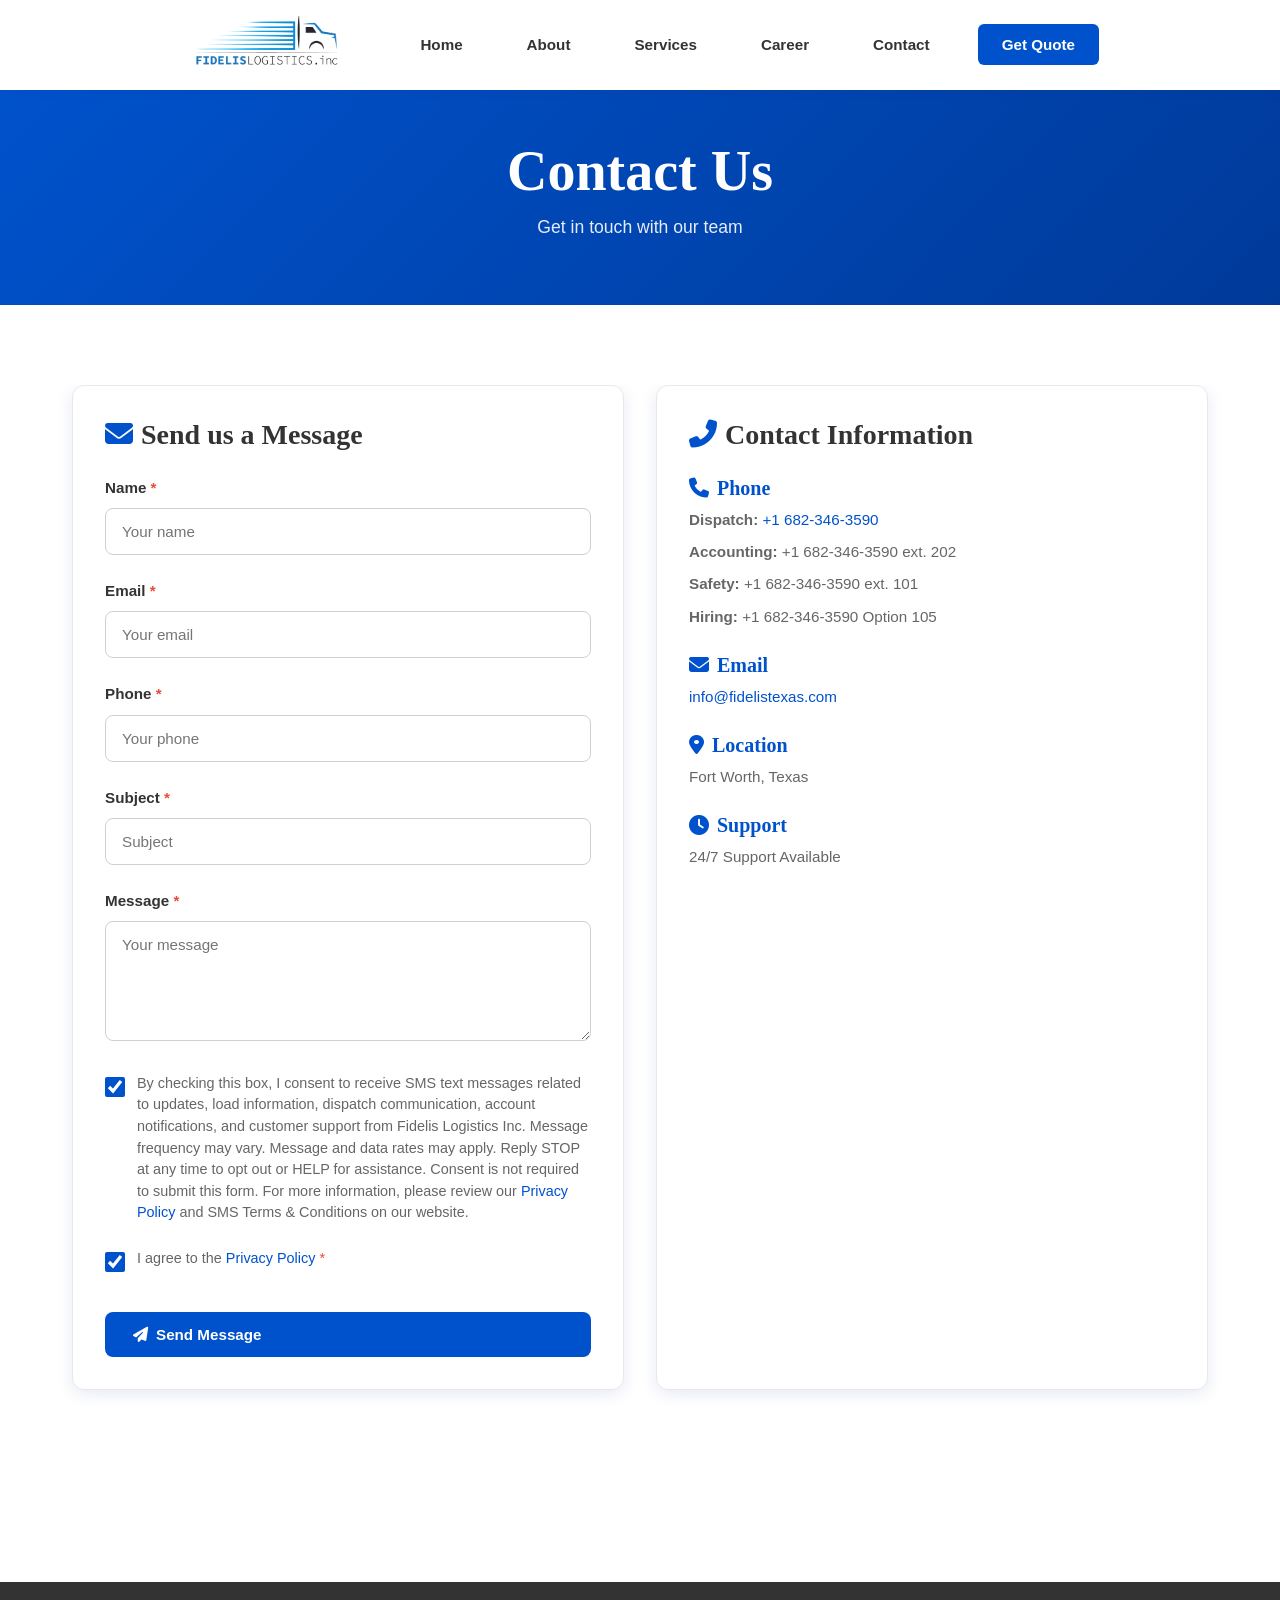
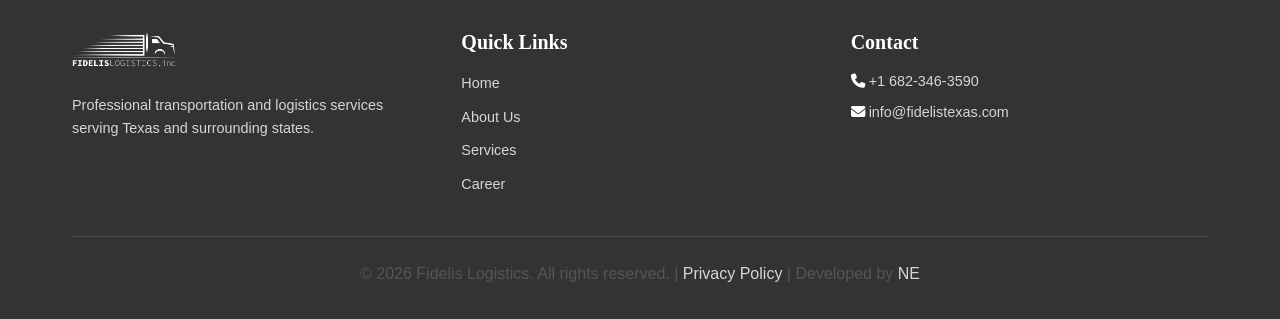
<file: contact.html>
<!DOCTYPE html>
<html lang="en">
<head>
    <meta charset="UTF-8">
    <meta name="viewport" content="width=device-width, initial-scale=1.0">
    <title>Contact Us - Fidelis Logistics</title>
    <link rel="stylesheet" href="https://cdnjs.cloudflare.com/ajax/libs/font-awesome/6.4.0/css/all.min.css">
    <link rel="stylesheet" href="css/style.css">
</head>
<body>
    <!-- HEADER & NAVIGATION -->
    <header class="header">
        <div class="container">
            <nav class="navbar">
                <div class="logo">
                    <a href="index.html">
                        <img src="images/logos/logo-horizontal.png" alt="Fidelis Logistics">
                    </a>
                </div>
                <ul class="nav-menu">
                    <li><a href="index.html">Home</a></li>
                    <li><a href="about-us.html">About</a></li>
                    <li><a href="services.html">Services</a></li>
                    <li><a href="career.html">Career</a></li>
                    <li><a href="contact.html" class="active">Contact</a></li>
                    <li><a href="request-quote.html" class="cta-btn">Get Quote</a></li>
                </ul>
                <button class="hamburger">
                    <span></span>
                    <span></span>
                    <span></span>
                </button>
            </nav>
        </div>
    </header>

    <!-- PAGE TITLE -->
    <section class="page-title">
        <div class="container">
            <h1>Contact Us</h1>
            <p>Get in touch with our team</p>
        </div>
    </section>

    <!-- CONTACT SECTION -->
    <section style="padding: 5rem 0;">
        <div class="container">
            <div class="grid grid-2">
                <!-- Contact Form -->
                <div class="card">
                    <h3><i class="fas fa-envelope" style="color: #0052CC; margin-right: 0.5rem;"></i>Send us a Message</h3>

                    <form id="contactForm" style="margin-top: 1.5rem;">
                        <div class="form-group">
                            <label for="name">Name <span class="required">*</span></label>
                            <input type="text" id="name" name="name" placeholder="Your name" required>
                        </div>

                        <div class="form-group">
                            <label for="email">Email <span class="required">*</span></label>
                            <input type="email" id="email" name="email" placeholder="Your email" required>
                        </div>

                        <div class="form-group">
                            <label for="phone">Phone <span class="required">*</span></label>
                            <input type="tel" id="phone" name="phone" placeholder="Your phone" required>
                        </div>

                        <div class="form-group">
                            <label for="subject">Subject <span class="required">*</span></label>
                            <input type="text" id="subject" name="subject" placeholder="Subject" required>
                        </div>

                        <div class="form-group">
                            <label for="message">Message <span class="required">*</span></label>
                            <textarea id="message" name="message" placeholder="Your message" required></textarea>
                        </div>

                        <div class="form-group checkbox-group">
                            <input type="checkbox" id="smsConsent" name="smsConsent" required checked>
                            <label for="smsConsent">By checking this box, I consent to receive SMS text messages related to updates, load information, dispatch communication, account notifications, and customer support from Fidelis Logistics Inc. Message frequency may vary. Message and data rates may apply. Reply STOP at any time to opt out or HELP for assistance. Consent is not required to submit this form. For more information, please review our <a href="privacy-policy.html">Privacy Policy</a> and SMS Terms & Conditions on our website.</label>
                        </div>

                        <div class="form-group checkbox-group">
                            <input type="checkbox" id="privacyConsent" name="privacyConsent" required checked>
                            <label for="privacyConsent">I agree to the <a href="privacy-policy.html">Privacy Policy</a> <span class="required">*</span></label>
                        </div>

                        <div id="successMessage" class="success-message" style="margin-top: 1rem;">
                            <i class="fas fa-check-circle"></i> Your message has been sent successfully!
                        </div>
                        
                        <div id="errorMessage" class="error-message" style="margin-top: 1rem;">
                            <i class="fas fa-exclamation-circle"></i> <span id="errorText"></span>
                        </div>

                        <button type="submit" class="btn btn-primary" style="width: 100%; margin-top: 1rem;">
                            <i class="fas fa-paper-plane"></i> Send Message
                        </button>
                    </form>
                </div>

                <!-- Contact Information -->
                <div class="card">
                    <h3><i class="fas fa-phone-alt" style="color: #0052CC; margin-right: 0.5rem;"></i>Contact Information</h3>
                    
                    <div style="margin-top: 1.5rem;">
                        <h4 style="color: #0052CC; margin-bottom: 0.5rem;"><i class="fas fa-phone" style="margin-right: 0.5rem;"></i>Phone</h4>
                        <p style="margin-bottom: 0.5rem;"><strong>Dispatch:</strong> <a href="tel:+16823463590">+1 682-346-3590</a></p>
                        <p style="margin-bottom: 0.5rem;"><strong>Accounting:</strong> +1 682-346-3590 ext. 202</p>
                        <p style="margin-bottom: 0.5rem;"><strong>Safety:</strong> +1 682-346-3590 ext. 101</p>
                        <p style="margin-bottom: 1.5rem;"><strong>Hiring:</strong> +1 682-346-3590 Option 105</p>

                        <h4 style="color: #0052CC; margin-bottom: 0.5rem;"><i class="fas fa-envelope" style="margin-right: 0.5rem;"></i>Email</h4>
                        <p style="margin-bottom: 1.5rem;"><a href="mailto:info@fidelistexas.com">info@fidelistexas.com</a></p>

                        <h4 style="color: #0052CC; margin-bottom: 0.5rem;"><i class="fas fa-map-marker-alt" style="margin-right: 0.5rem;"></i>Location</h4>
                        <p style="margin-bottom: 1.5rem;">Fort Worth, Texas</p>

                        <h4 style="color: #0052CC; margin-bottom: 0.5rem;"><i class="fas fa-clock" style="margin-right: 0.5rem;"></i>Support</h4>
                        <p>24/7 Support Available</p>
                    </div>
                </div>
            </div>
        </div>
    </section>

    <!-- FOOTER -->
    <footer class="footer">
        <div class="container">
            <div class="footer-content">
                <div class="footer-section">
                    <div class="footer-logo">
                        <img src="images/logos/logo-white-horizontal.png" alt="Fidelis Logistics">
                    </div>
                    <p>Professional transportation and logistics services serving Texas and surrounding states.</p>
                </div>

                <div class="footer-section">
                    <h4>Quick Links</h4>
                    <ul>
                        <li><a href="index.html">Home</a></li>
                        <li><a href="about-us.html">About Us</a></li>
                        <li><a href="services.html">Services</a></li>
                        <li><a href="career.html">Career</a></li>
                    </ul>
                </div>

                <div class="footer-section">
                    <h4>Contact</h4>
                    <p><a href="tel:+16823463590"><i class="fas fa-phone" style="color: white;"></i> +1 682-346-3590</a></p>
                    <p><a href="mailto:info@fidelistexas.com"><i class="fas fa-envelope" style="color: white;"></i> info@fidelistexas.com</a></p>
                </div>
            </div>

            <div class="footer-bottom">
                <p>&copy; 2026 Fidelis Logistics. All rights reserved. | <a href="privacy-policy.html">Privacy Policy</a> | Developed by <a href="https://www.noorulhaqelmi.com" target="_blank">NE</a></p>
            </div>
        </div>
    </footer>

    <script src="js/main.js"></script>
    <script>
        document.getElementById('contactForm').addEventListener('submit', function(e) {
            e.preventDefault();
            
            const form = this;
            const successMsg = document.getElementById('successMessage');
            const errorMsg = document.getElementById('errorMessage');
            const errorText = document.getElementById('errorText');
            const submitBtn = form.querySelector('button[type="submit"]');
            
            successMsg.classList.remove('show');
            errorMsg.classList.remove('show');
            
            const name = document.getElementById('name').value.trim();
            const email = document.getElementById('email').value.trim();
            const phone = document.getElementById('phone').value.trim();
            const subject = document.getElementById('subject').value.trim();
            const message = document.getElementById('message').value.trim();
            const smsConsent = document.getElementById('smsConsent').checked;
            const privacyConsent = document.getElementById('privacyConsent').checked;
            
            if (!name) {
                errorText.textContent = 'Please enter your name.';
                errorMsg.classList.add('show');
                return;
            }
            if (!email || !email.includes('@')) {
                errorText.textContent = 'Please enter a valid email.';
                errorMsg.classList.add('show');
                return;
            }
            if (!phone) {
                errorText.textContent = 'Please enter your phone number.';
                errorMsg.classList.add('show');
                return;
            }
            if (!subject) {
                errorText.textContent = 'Please enter a subject.';
                errorMsg.classList.add('show');
                return;
            }
            if (!message) {
                errorText.textContent = 'Please enter your message.';
                errorMsg.classList.add('show');
                return;
            }
            if (!smsConsent) {
                errorText.textContent = 'Please accept SMS consent.';
                errorMsg.classList.add('show');
                return;
            }
            if (!privacyConsent) {
                errorText.textContent = 'Please accept the Privacy Policy.';
                errorMsg.classList.add('show');
                return;
            }
            
            submitBtn.disabled = true;
            const originalText = submitBtn.innerHTML;
            submitBtn.innerHTML = '<i class="fas fa-spinner fa-spin"></i> Sending...';
            
            const formData = new FormData();
            formData.append('name', name);
            formData.append('email', email);
            formData.append('phone', phone);
            formData.append('subject', subject);
            formData.append('message', message);
            formData.append('smsConsent', smsConsent ? 1 : 0);
            formData.append('privacyConsent', privacyConsent ? 1 : 0);
            
            fetch('php/send-contact.php', {
                method: 'POST',
                body: formData
            })
            .then(response => response.json())
            .then(data => {
                if (data.success) {
                    successMsg.classList.add('show');
                    form.reset();
                    setTimeout(() => {
                        successMsg.classList.remove('show');
                    }, 5000);
                } else {
                    errorText.textContent = data.message || 'Error sending message.';
                    errorMsg.classList.add('show');
                    setTimeout(() => {
                        errorMsg.classList.remove('show');
                    }, 5000);
                }
                submitBtn.disabled = false;
                submitBtn.innerHTML = originalText;
            })
            .catch(error => {
                console.error('Error:', error);
                errorText.textContent = 'Network error. Please try again.';
                errorMsg.classList.add('show');
                submitBtn.disabled = false;
                submitBtn.innerHTML = originalText;
                setTimeout(() => {
                    errorMsg.classList.remove('show');
                }, 5000);
            });
        });
    </script>
</body>
</html>
</file>
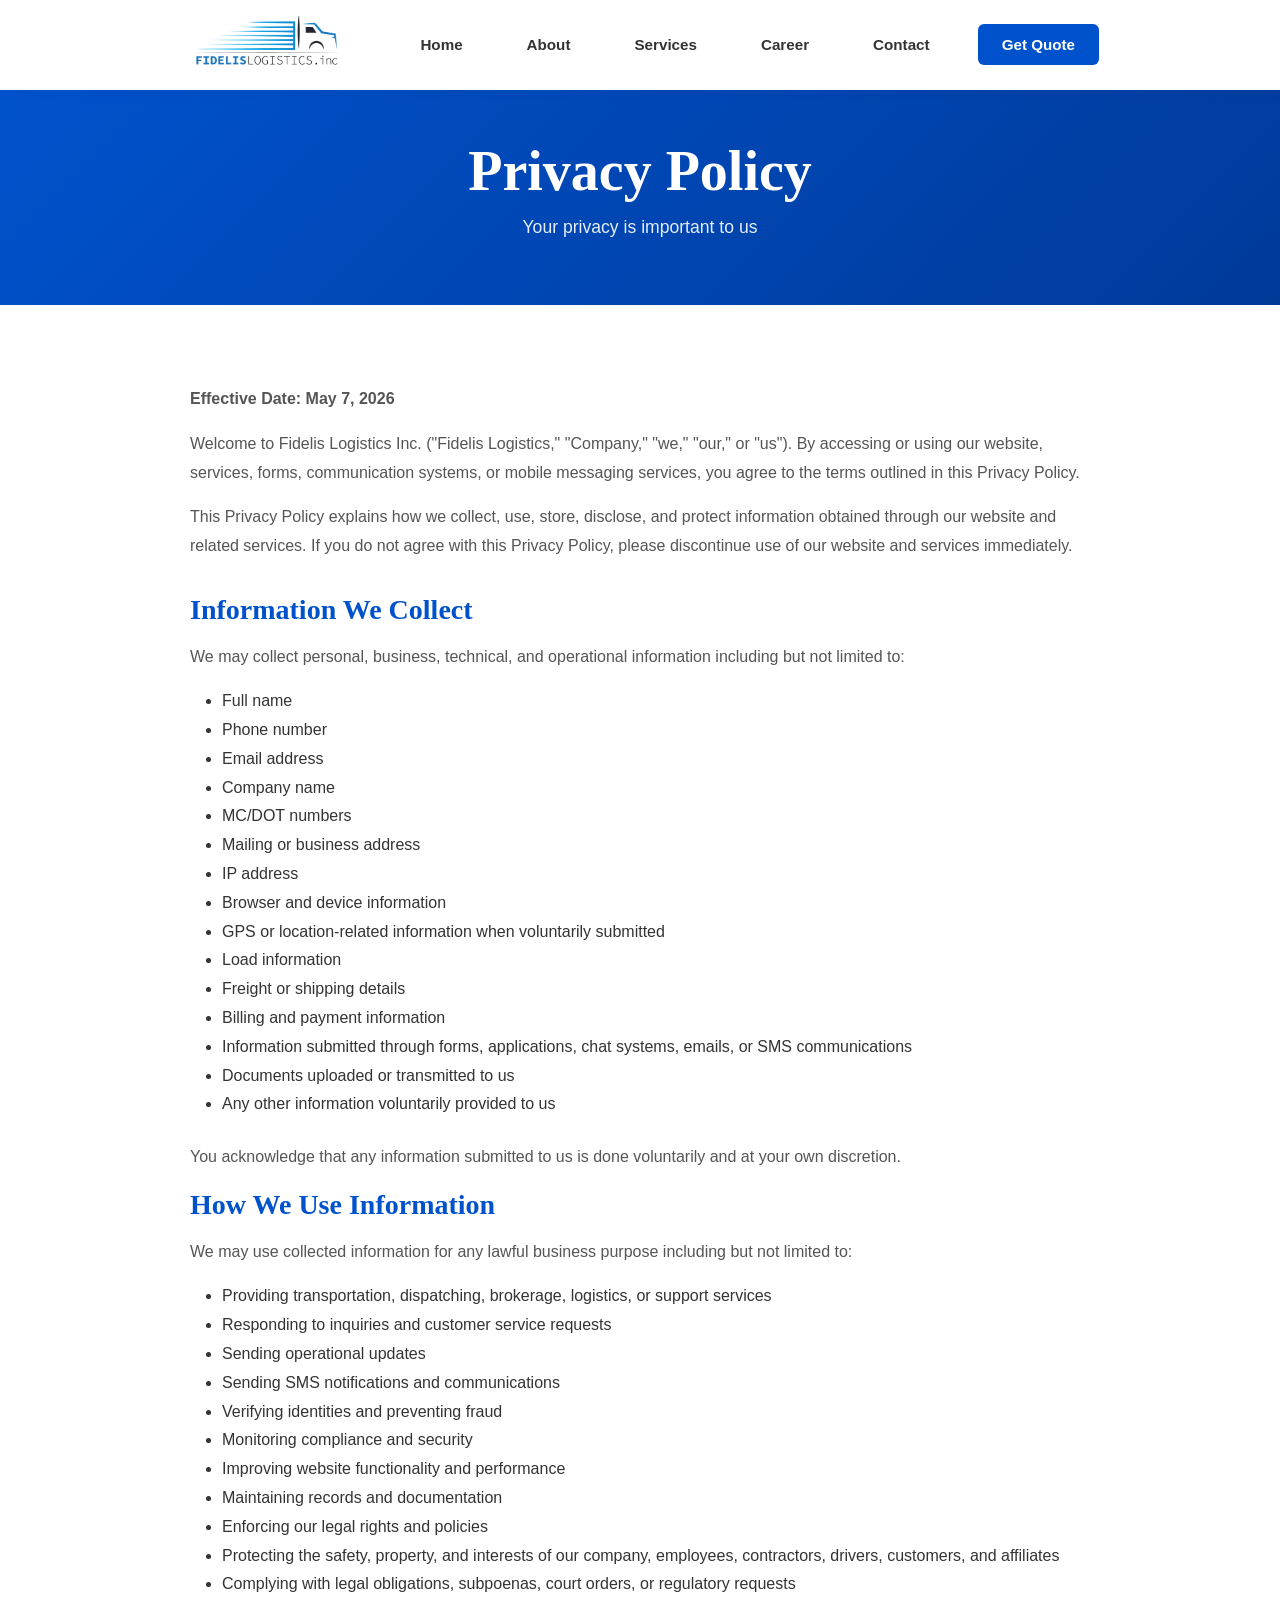
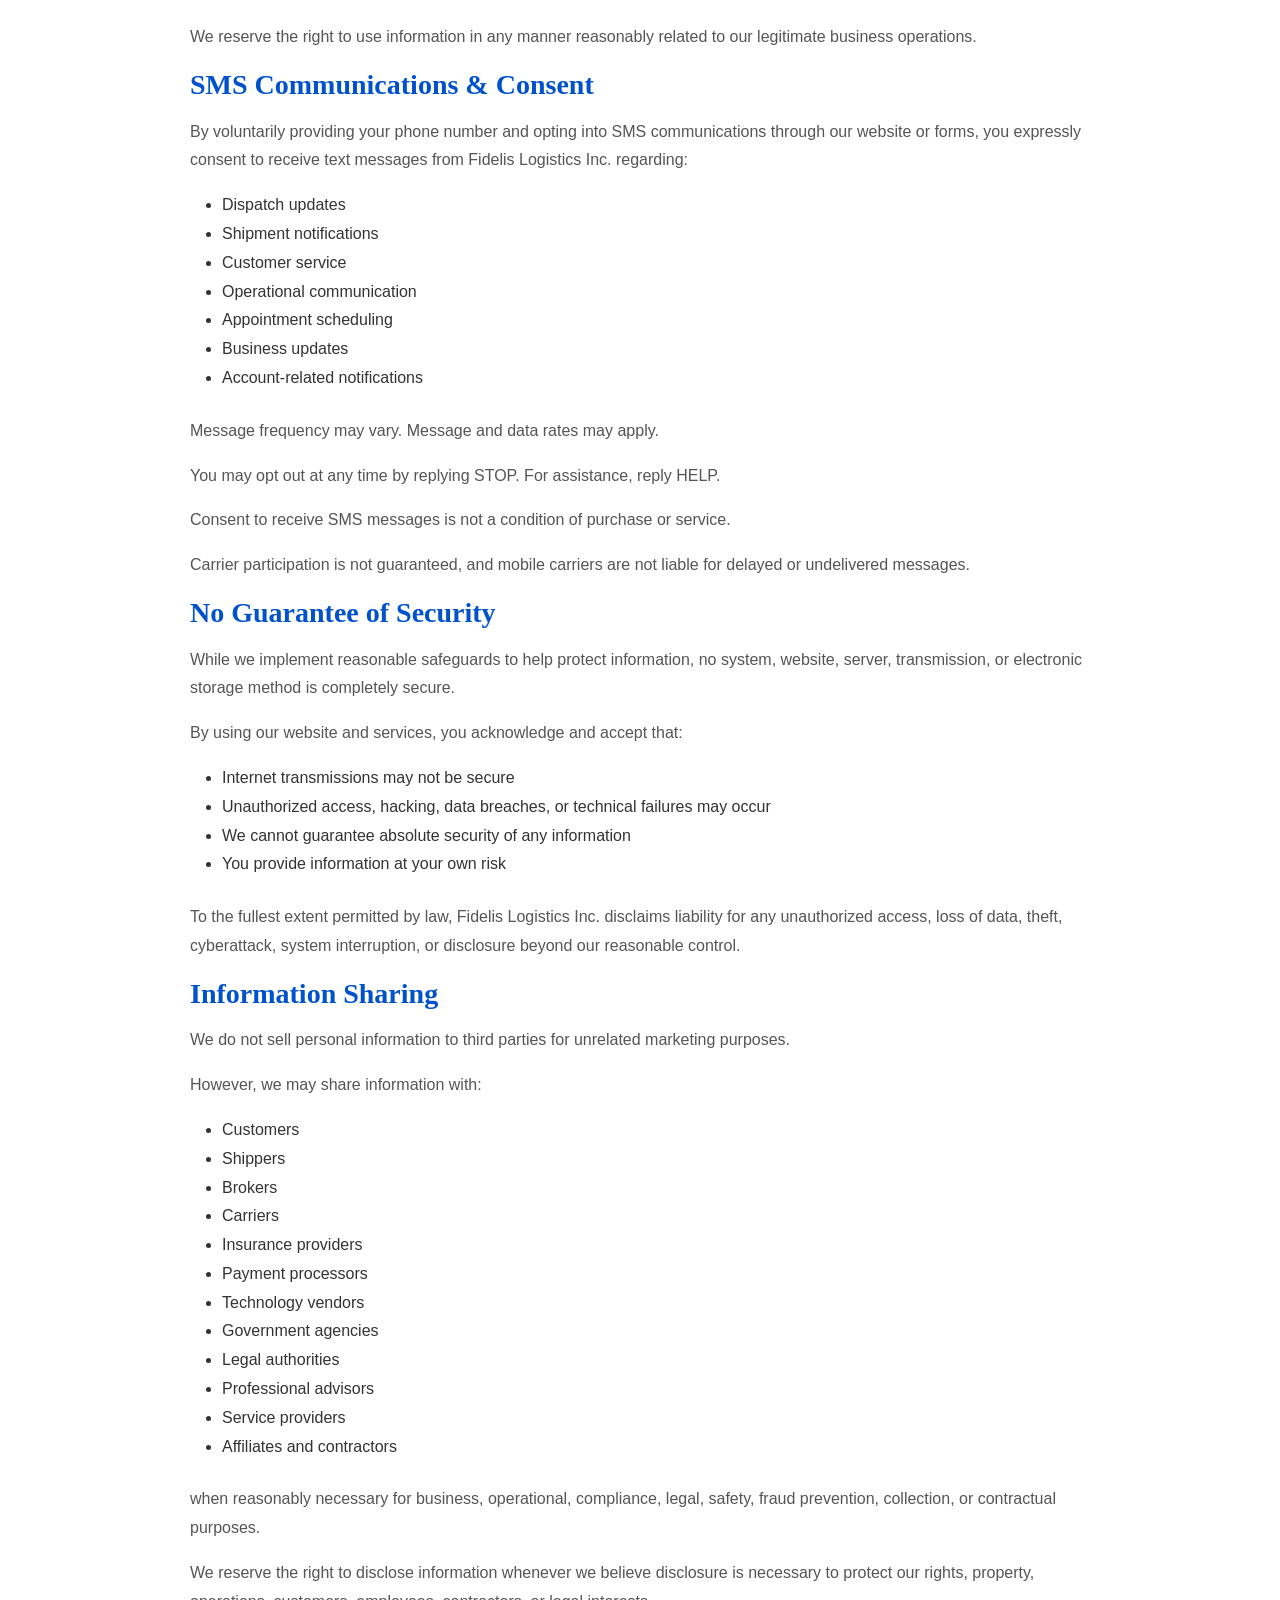
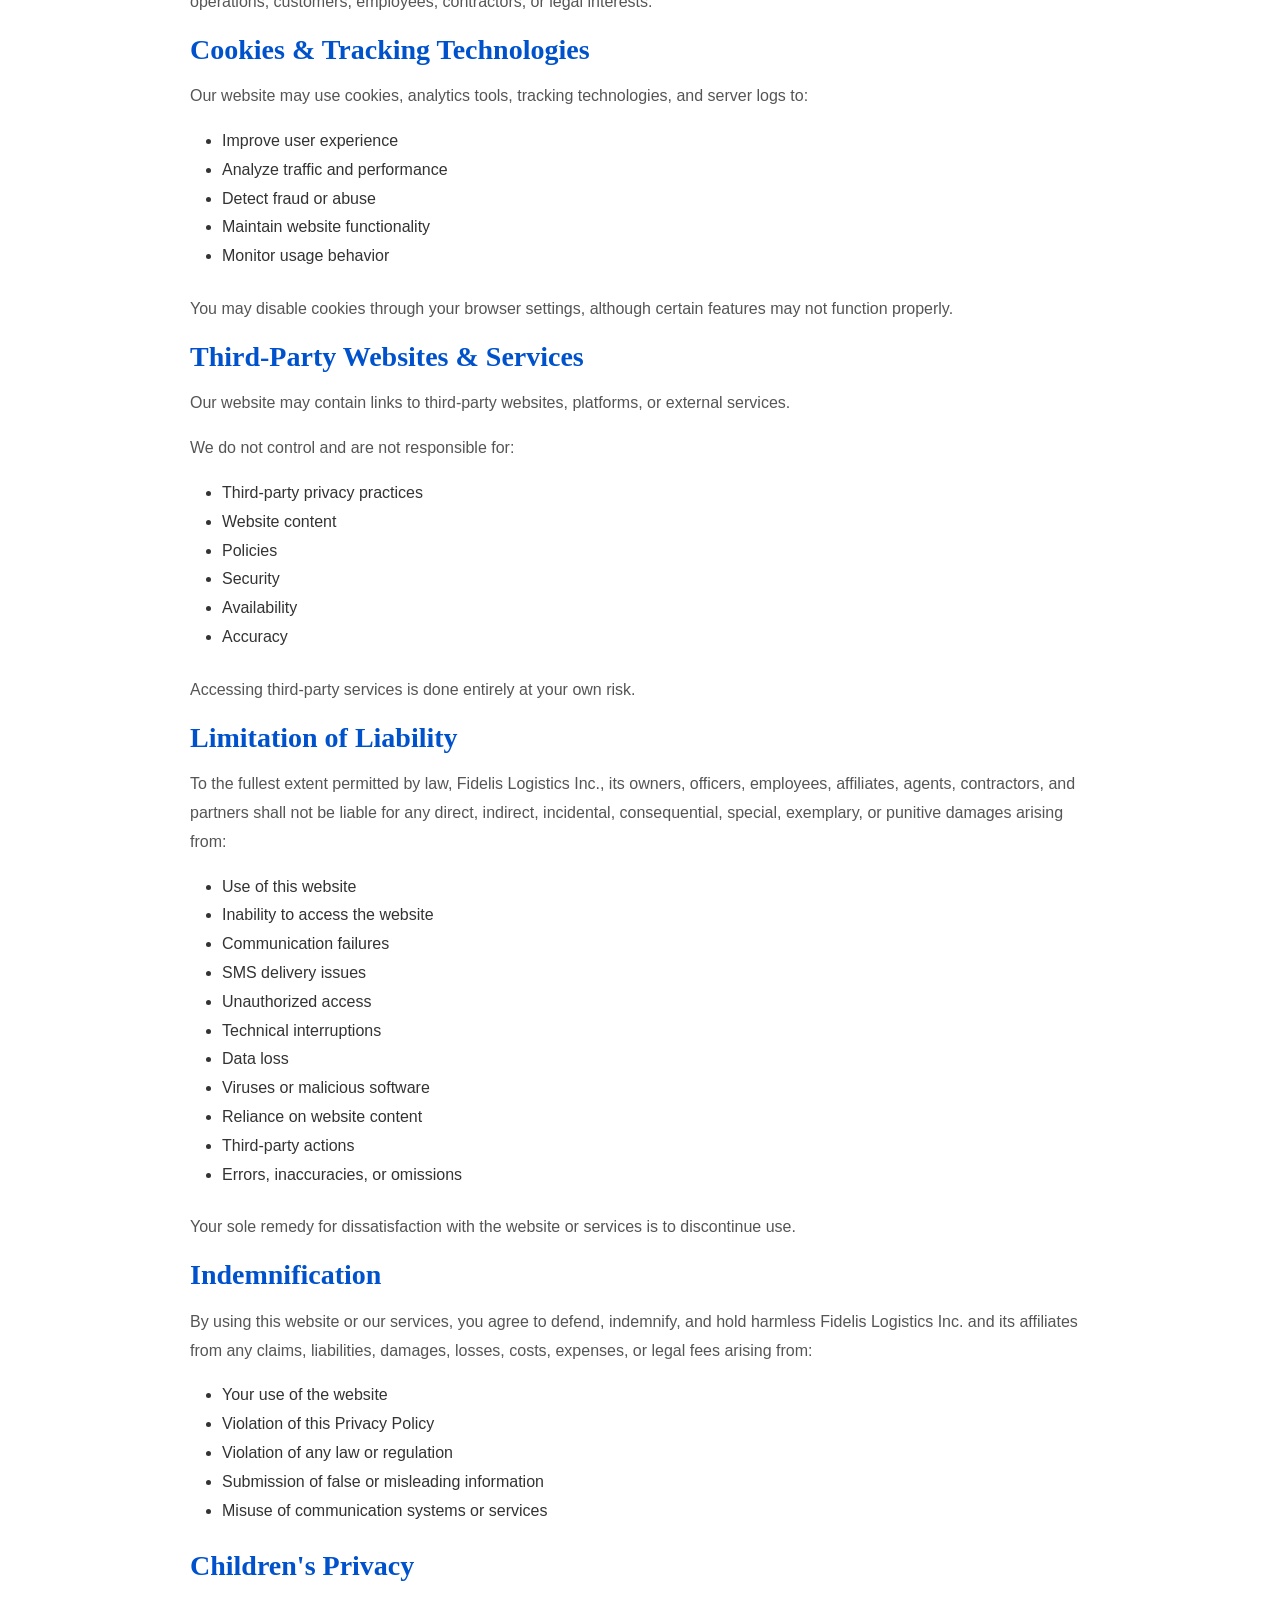
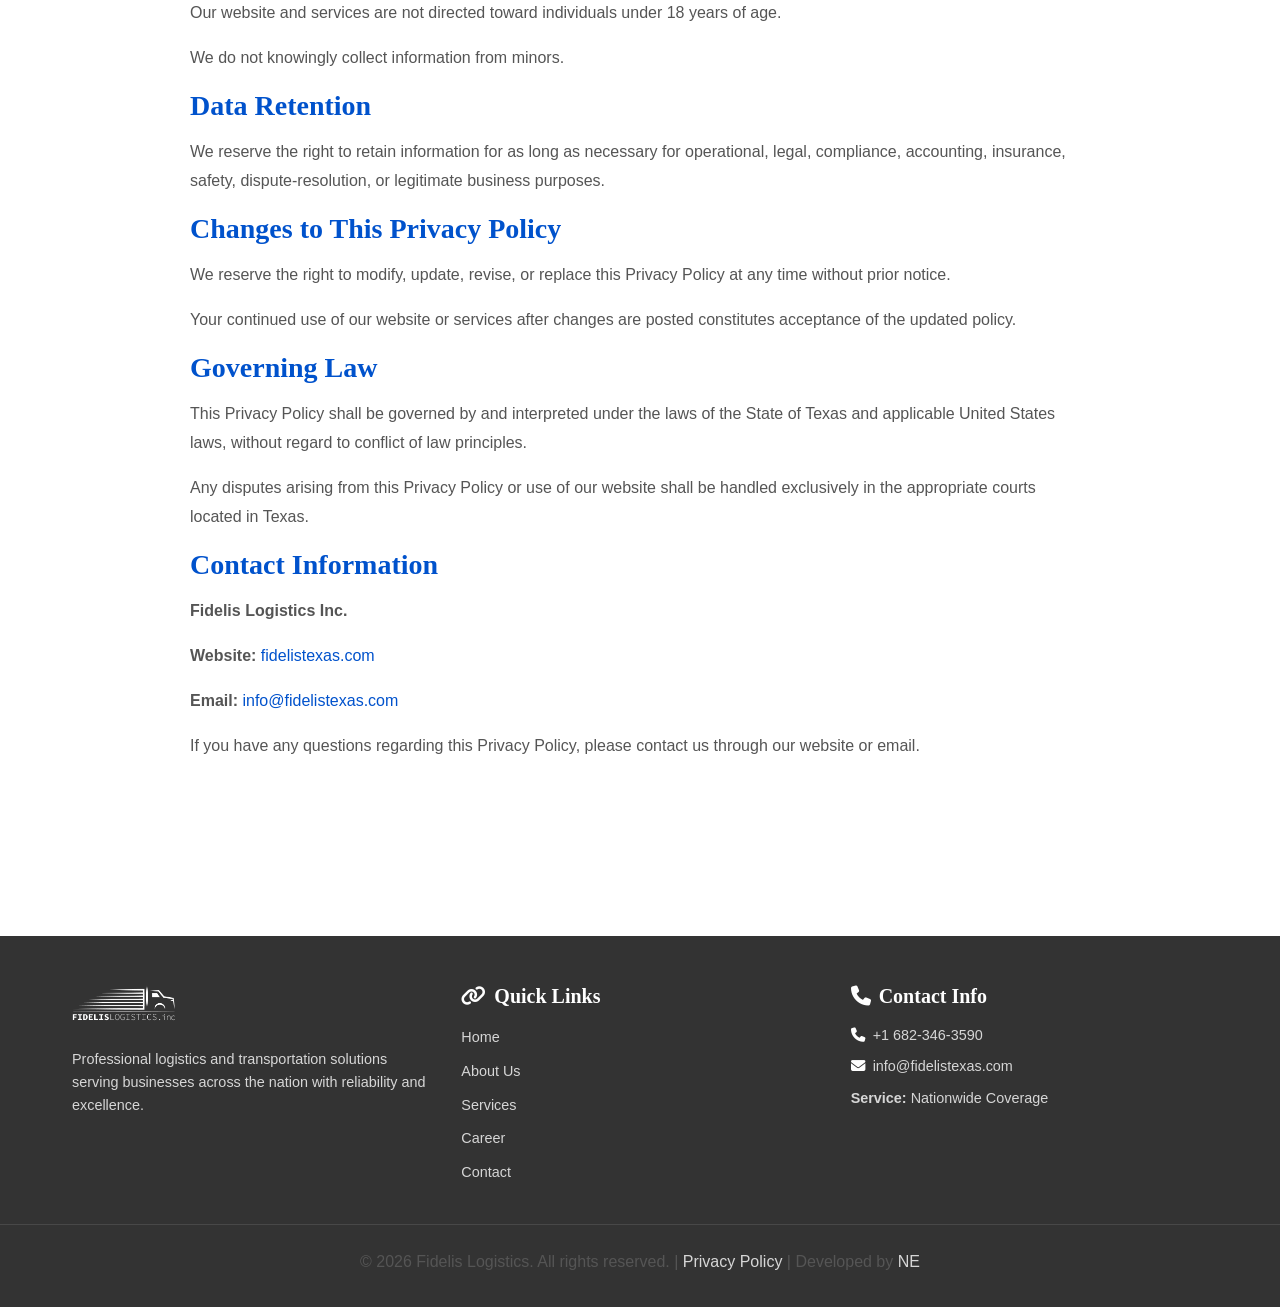
<file: privacy-policy.html>
<!DOCTYPE html>
<html lang="en">
<head>
    <meta charset="UTF-8">
    <meta name="viewport" content="width=device-width, initial-scale=1.0">
    <title>Privacy Policy - Fidelis Logistics</title>
    <link rel="stylesheet" href="https://cdnjs.cloudflare.com/ajax/libs/font-awesome/6.4.0/css/all.min.css">
    <link rel="stylesheet" href="css/style.css">
</head>
<body>
    <!-- HEADER & NAVIGATION -->
    <header class="header">
        <div class="container">
            <nav class="navbar">
                <div class="logo">
                    <a href="index.html">
                        <img src="images/logos/logo-horizontal.png" alt="Fidelis Logistics">
                    </a>
                </div>
                <ul class="nav-menu">
                    <li><a href="index.html">Home</a></li>
                    <li><a href="about-us.html">About</a></li>
                    <li><a href="services.html">Services</a></li>
                    <li><a href="career.html">Career</a></li>
                    <li><a href="contact.html">Contact</a></li>
                    <li><a href="request-quote.html" class="cta-btn">Get Quote</a></li>
                </ul>
                <button class="hamburger">
                    <span></span>
                    <span></span>
                    <span></span>
                </button>
            </nav>
        </div>
    </header>

    <!-- PAGE TITLE -->
    <section class="page-title">
        <div class="container">
            <h1>Privacy Policy</h1>
            <p>Your privacy is important to us</p>
        </div>
    </section>

    <!-- PRIVACY POLICY CONTENT -->
    <section style="padding: 5rem 0;">
        <div class="container">
            <div style="max-width: 900px; margin: 0 auto; line-height: 1.8;">
                <p><strong>Effective Date: May 7, 2026</strong></p>

                <p>Welcome to Fidelis Logistics Inc. ("Fidelis Logistics," "Company," "we," "our," or "us"). By accessing or using our website, services, forms, communication systems, or mobile messaging services, you agree to the terms outlined in this Privacy Policy.</p>

                <p>This Privacy Policy explains how we collect, use, store, disclose, and protect information obtained through our website and related services. If you do not agree with this Privacy Policy, please discontinue use of our website and services immediately.</p>

                <h3 style="margin-top: 2rem; color: #0052CC;">Information We Collect</h3>
                <p>We may collect personal, business, technical, and operational information including but not limited to:</p>
                <ul style="margin-left: 2rem; margin-bottom: 1.5rem;">
                    <li>Full name</li>
                    <li>Phone number</li>
                    <li>Email address</li>
                    <li>Company name</li>
                    <li>MC/DOT numbers</li>
                    <li>Mailing or business address</li>
                    <li>IP address</li>
                    <li>Browser and device information</li>
                    <li>GPS or location-related information when voluntarily submitted</li>
                    <li>Load information</li>
                    <li>Freight or shipping details</li>
                    <li>Billing and payment information</li>
                    <li>Information submitted through forms, applications, chat systems, emails, or SMS communications</li>
                    <li>Documents uploaded or transmitted to us</li>
                    <li>Any other information voluntarily provided to us</li>
                </ul>
                <p>You acknowledge that any information submitted to us is done voluntarily and at your own discretion.</p>

                <h3 style="color: #0052CC;">How We Use Information</h3>
                <p>We may use collected information for any lawful business purpose including but not limited to:</p>
                <ul style="margin-left: 2rem; margin-bottom: 1.5rem;">
                    <li>Providing transportation, dispatching, brokerage, logistics, or support services</li>
                    <li>Responding to inquiries and customer service requests</li>
                    <li>Sending operational updates</li>
                    <li>Sending SMS notifications and communications</li>
                    <li>Verifying identities and preventing fraud</li>
                    <li>Monitoring compliance and security</li>
                    <li>Improving website functionality and performance</li>
                    <li>Maintaining records and documentation</li>
                    <li>Enforcing our legal rights and policies</li>
                    <li>Protecting the safety, property, and interests of our company, employees, contractors, drivers, customers, and affiliates</li>
                    <li>Complying with legal obligations, subpoenas, court orders, or regulatory requests</li>
                </ul>
                <p>We reserve the right to use information in any manner reasonably related to our legitimate business operations.</p>

                <h3 style="color: #0052CC;">SMS Communications & Consent</h3>
                <p>By voluntarily providing your phone number and opting into SMS communications through our website or forms, you expressly consent to receive text messages from Fidelis Logistics Inc. regarding:</p>
                <ul style="margin-left: 2rem; margin-bottom: 1.5rem;">
                    <li>Dispatch updates</li>
                    <li>Shipment notifications</li>
                    <li>Customer service</li>
                    <li>Operational communication</li>
                    <li>Appointment scheduling</li>
                    <li>Business updates</li>
                    <li>Account-related notifications</li>
                </ul>
                <p>Message frequency may vary. Message and data rates may apply.</p>
                <p>You may opt out at any time by replying STOP. For assistance, reply HELP.</p>
                <p>Consent to receive SMS messages is not a condition of purchase or service.</p>
                <p>Carrier participation is not guaranteed, and mobile carriers are not liable for delayed or undelivered messages.</p>

                <h3 style="color: #0052CC;">No Guarantee of Security</h3>
                <p>While we implement reasonable safeguards to help protect information, no system, website, server, transmission, or electronic storage method is completely secure.</p>
                <p>By using our website and services, you acknowledge and accept that:</p>
                <ul style="margin-left: 2rem; margin-bottom: 1.5rem;">
                    <li>Internet transmissions may not be secure</li>
                    <li>Unauthorized access, hacking, data breaches, or technical failures may occur</li>
                    <li>We cannot guarantee absolute security of any information</li>
                    <li>You provide information at your own risk</li>
                </ul>
                <p>To the fullest extent permitted by law, Fidelis Logistics Inc. disclaims liability for any unauthorized access, loss of data, theft, cyberattack, system interruption, or disclosure beyond our reasonable control.</p>

                <h3 style="color: #0052CC;">Information Sharing</h3>
                <p>We do not sell personal information to third parties for unrelated marketing purposes.</p>
                <p>However, we may share information with:</p>
                <ul style="margin-left: 2rem; margin-bottom: 1.5rem;">
                    <li>Customers</li>
                    <li>Shippers</li>
                    <li>Brokers</li>
                    <li>Carriers</li>
                    <li>Insurance providers</li>
                    <li>Payment processors</li>
                    <li>Technology vendors</li>
                    <li>Government agencies</li>
                    <li>Legal authorities</li>
                    <li>Professional advisors</li>
                    <li>Service providers</li>
                    <li>Affiliates and contractors</li>
                </ul>
                <p>when reasonably necessary for business, operational, compliance, legal, safety, fraud prevention, collection, or contractual purposes.</p>
                <p>We reserve the right to disclose information whenever we believe disclosure is necessary to protect our rights, property, operations, customers, employees, contractors, or legal interests.</p>

                <h3 style="color: #0052CC;">Cookies & Tracking Technologies</h3>
                <p>Our website may use cookies, analytics tools, tracking technologies, and server logs to:</p>
                <ul style="margin-left: 2rem; margin-bottom: 1.5rem;">
                    <li>Improve user experience</li>
                    <li>Analyze traffic and performance</li>
                    <li>Detect fraud or abuse</li>
                    <li>Maintain website functionality</li>
                    <li>Monitor usage behavior</li>
                </ul>
                <p>You may disable cookies through your browser settings, although certain features may not function properly.</p>

                <h3 style="color: #0052CC;">Third-Party Websites & Services</h3>
                <p>Our website may contain links to third-party websites, platforms, or external services.</p>
                <p>We do not control and are not responsible for:</p>
                <ul style="margin-left: 2rem; margin-bottom: 1.5rem;">
                    <li>Third-party privacy practices</li>
                    <li>Website content</li>
                    <li>Policies</li>
                    <li>Security</li>
                    <li>Availability</li>
                    <li>Accuracy</li>
                </ul>
                <p>Accessing third-party services is done entirely at your own risk.</p>

                <h3 style="color: #0052CC;">Limitation of Liability</h3>
                <p>To the fullest extent permitted by law, Fidelis Logistics Inc., its owners, officers, employees, affiliates, agents, contractors, and partners shall not be liable for any direct, indirect, incidental, consequential, special, exemplary, or punitive damages arising from:</p>
                <ul style="margin-left: 2rem; margin-bottom: 1.5rem;">
                    <li>Use of this website</li>
                    <li>Inability to access the website</li>
                    <li>Communication failures</li>
                    <li>SMS delivery issues</li>
                    <li>Unauthorized access</li>
                    <li>Technical interruptions</li>
                    <li>Data loss</li>
                    <li>Viruses or malicious software</li>
                    <li>Reliance on website content</li>
                    <li>Third-party actions</li>
                    <li>Errors, inaccuracies, or omissions</li>
                </ul>
                <p>Your sole remedy for dissatisfaction with the website or services is to discontinue use.</p>

                <h3 style="color: #0052CC;">Indemnification</h3>
                <p>By using this website or our services, you agree to defend, indemnify, and hold harmless Fidelis Logistics Inc. and its affiliates from any claims, liabilities, damages, losses, costs, expenses, or legal fees arising from:</p>
                <ul style="margin-left: 2rem; margin-bottom: 1.5rem;">
                    <li>Your use of the website</li>
                    <li>Violation of this Privacy Policy</li>
                    <li>Violation of any law or regulation</li>
                    <li>Submission of false or misleading information</li>
                    <li>Misuse of communication systems or services</li>
                </ul>

                <h3 style="color: #0052CC;">Children's Privacy</h3>
                <p>Our website and services are not directed toward individuals under 18 years of age.</p>
                <p>We do not knowingly collect information from minors.</p>

                <h3 style="color: #0052CC;">Data Retention</h3>
                <p>We reserve the right to retain information for as long as necessary for operational, legal, compliance, accounting, insurance, safety, dispute-resolution, or legitimate business purposes.</p>

                <h3 style="color: #0052CC;">Changes to This Privacy Policy</h3>
                <p>We reserve the right to modify, update, revise, or replace this Privacy Policy at any time without prior notice.</p>
                <p>Your continued use of our website or services after changes are posted constitutes acceptance of the updated policy.</p>

                <h3 style="color: #0052CC;">Governing Law</h3>
                <p>This Privacy Policy shall be governed by and interpreted under the laws of the State of Texas and applicable United States laws, without regard to conflict of law principles.</p>
                <p>Any disputes arising from this Privacy Policy or use of our website shall be handled exclusively in the appropriate courts located in Texas.</p>

                <h3 style="color: #0052CC;">Contact Information</h3>
                <p><strong>Fidelis Logistics Inc.</strong></p>
                <p><strong>Website:</strong> <a href="index.html">fidelistexas.com</a></p>
                <p><strong>Email:</strong> <a href="mailto:info@fidelistexas.com">info@fidelistexas.com</a></p>
                <p>If you have any questions regarding this Privacy Policy, please contact us through our website or email.</p>
            </div>
        </div>
    </section>

    <!-- FOOTER -->
    <footer class="footer">
        <div class="container">
            <div class="footer-content">
                <div class="footer-section">
                    <div class="footer-logo">
                        <img src="images/logos/logo-white-horizontal.png" alt="Fidelis Logistics">
                    </div>
                    <p>Professional logistics and transportation solutions serving businesses across the nation with reliability and excellence.</p>
                </div>
                <div class="footer-section">
                    <h4><i class="fas fa-link"></i> Quick Links</h4>
                    <ul>
                        <li><a href="index.html">Home</a></li>
                        <li><a href="about-us.html">About Us</a></li>
                        <li><a href="services.html">Services</a></li>
                        <li><a href="career.html">Career</a></li>
                        <li><a href="contact.html">Contact</a></li>
                    </ul>
                </div>
                <div class="footer-section">
                    <h4><i class="fas fa-phone"></i> Contact Info</h4>
                    <p><i class="fas fa-phone" style="color: #FFFFFF; margin-right: 0.5rem;"></i><a href="tel:+16823463590">+1 682-346-3590</a></p>
                    <p><i class="fas fa-envelope" style="color: #FFFFFF; margin-right: 0.5rem;"></i><a href="mailto:info@fidelistexas.com">info@fidelistexas.com</a></p>
                    <p><strong>Service:</strong> Nationwide Coverage</p>
                </div>
            </div>
        </div>
        <div class="footer-bottom">
            <p>&copy; 2026 Fidelis Logistics. All rights reserved. | <a href="privacy-policy.html">Privacy Policy</a> | Developed by <a href="https://www.noorulhaqelmi.com" target="_blank">NE</a></p>
        </div>
    </footer>

    <script src="js/main.js"></script>
</body>
</html>
</file>
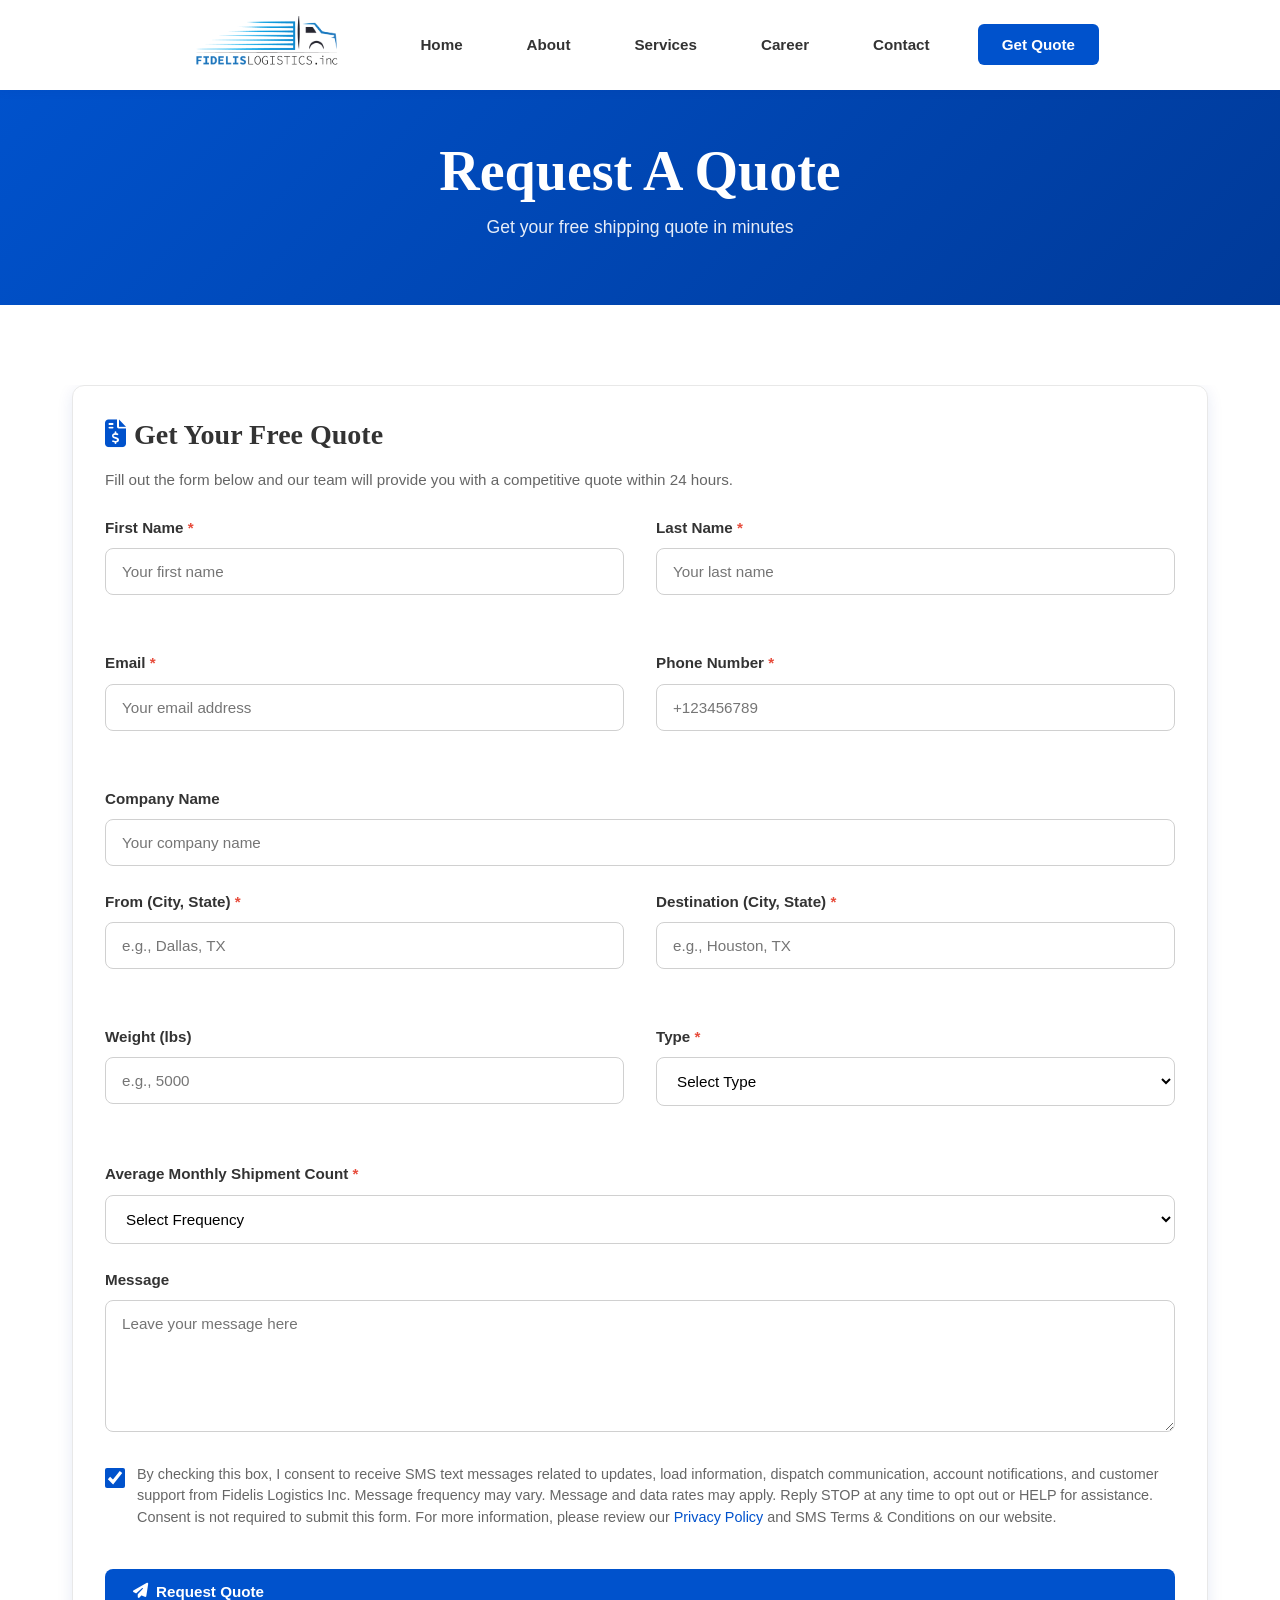
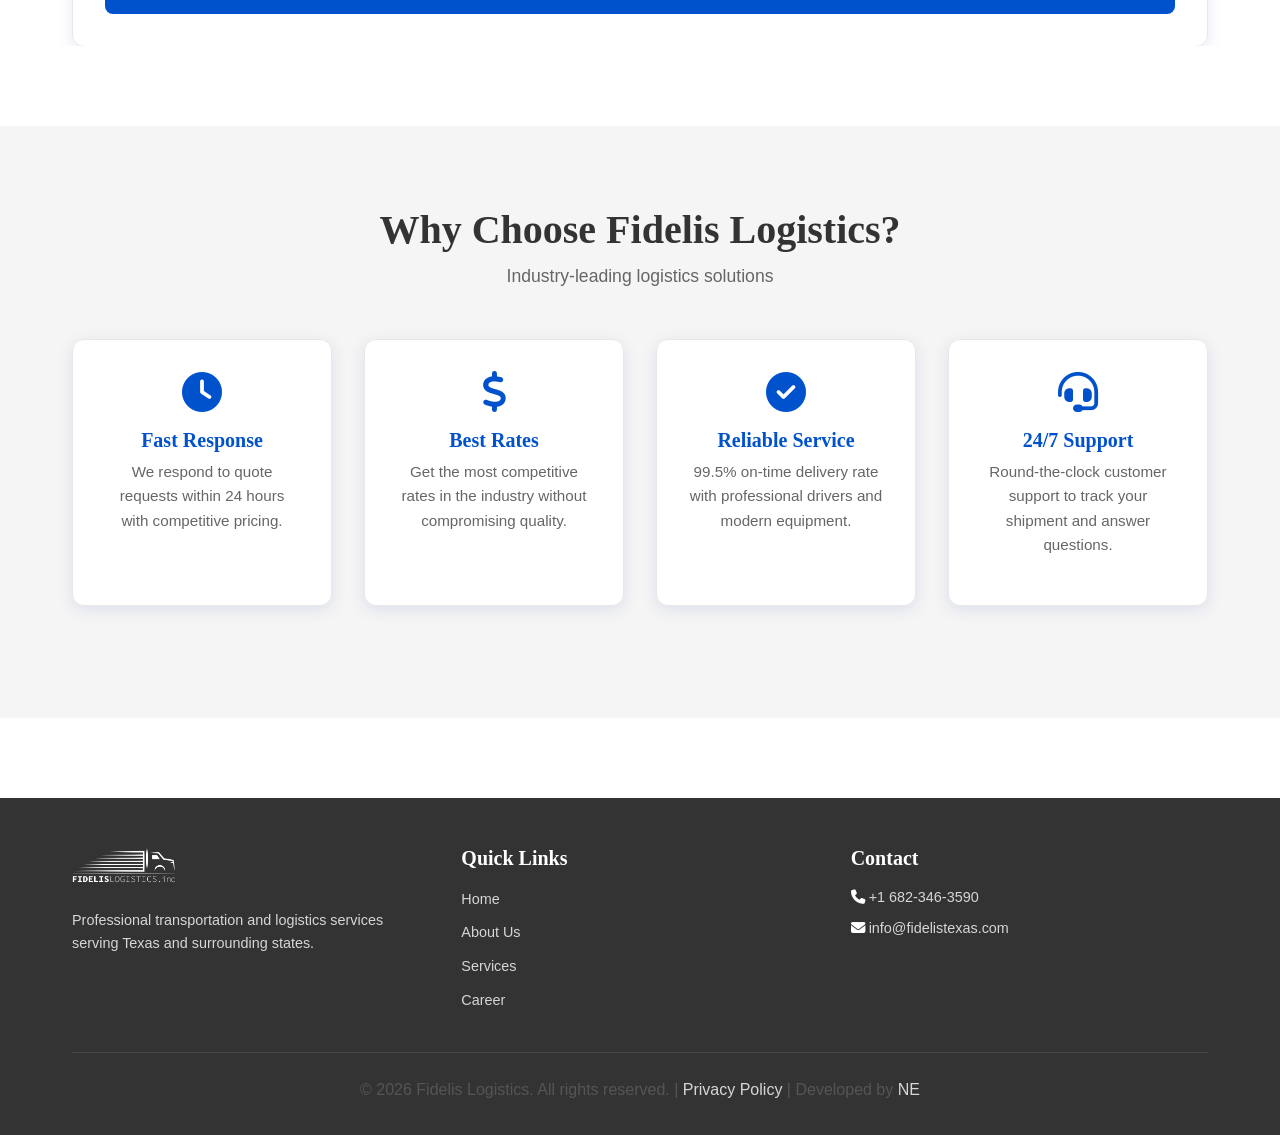
<file: request-quote.html>
<!DOCTYPE html>
<html lang="en">
<head>
    <meta charset="UTF-8">
    <meta name="viewport" content="width=device-width, initial-scale=1.0">
    <title>Request A Quote - Fidelis Logistics</title>
    <link rel="stylesheet" href="https://cdnjs.cloudflare.com/ajax/libs/font-awesome/6.4.0/css/all.min.css">
    <link rel="stylesheet" href="css/style.css">
</head>
<body>
    <!-- HEADER & NAVIGATION -->
    <header class="header">
        <div class="container">
            <nav class="navbar">
                <div class="logo">
                    <a href="index.html">
                        <img src="images/logos/logo-horizontal.png" alt="Fidelis Logistics">
                    </a>
                </div>
                <ul class="nav-menu">
                    <li><a href="index.html">Home</a></li>
                    <li><a href="about-us.html">About</a></li>
                    <li><a href="services.html">Services</a></li>
                    <li><a href="career.html">Career</a></li>
                    <li><a href="contact.html">Contact</a></li>
                    <li><a href="request-quote.html" class="active cta-btn">Get Quote</a></li>
                </ul>
                <button class="hamburger">
                    <span></span>
                    <span></span>
                    <span></span>
                </button>
            </nav>
        </div>
    </header>

    <!-- PAGE TITLE -->
    <section class="page-title">
        <div class="container">
            <h1>Request A Quote</h1>
            <p>Get your free shipping quote in minutes</p>
        </div>
    </section>

    <!-- QUOTE FORM SECTION -->
    <section style="padding: 5rem 0;">
        <div class="container">
            <div class="card">
                <h3><i class="fas fa-file-invoice-dollar" style="color: #0052CC; margin-right: 0.5rem;"></i>Get Your Free Quote</h3>
                <p style="margin-top: 0.5rem; margin-bottom: 1.5rem;">Fill out the form below and our team will provide you with a competitive quote within 24 hours.</p>

                <form id="quoteForm" style="margin-top: 1.5rem;">
                    <div class="grid grid-2">
                        <div class="form-group">
                            <label for="firstName">First Name <span class="required">*</span></label>
                            <input type="text" id="firstName" name="firstName" placeholder="Your first name" required>
                        </div>
                        <div class="form-group">
                            <label for="lastName">Last Name <span class="required">*</span></label>
                            <input type="text" id="lastName" name="lastName" placeholder="Your last name" required>
                        </div>
                    </div>

                    <div class="grid grid-2">
                        <div class="form-group">
                            <label for="email">Email <span class="required">*</span></label>
                            <input type="email" id="email" name="email" placeholder="Your email address" required>
                        </div>
                        <div class="form-group">
                            <label for="phone">Phone Number <span class="required">*</span></label>
                            <input type="tel" id="phone" name="phone" placeholder="+123456789" required>
                        </div>
                    </div>

                    <div class="form-group">
                        <label for="company">Company Name</label>
                        <input type="text" id="company" name="company" placeholder="Your company name">
                    </div>

                    <div class="grid grid-2">
                        <div class="form-group">
                            <label for="origin">From (City, State) <span class="required">*</span></label>
                            <input type="text" id="origin" name="origin" placeholder="e.g., Dallas, TX" required>
                        </div>
                        <div class="form-group">
                            <label for="destination">Destination (City, State) <span class="required">*</span></label>
                            <input type="text" id="destination" name="destination" placeholder="e.g., Houston, TX" required>
                        </div>
                    </div>

                    <div class="grid grid-2">
                        <div class="form-group">
                            <label for="weight">Weight (lbs)</label>
                            <input type="text" id="weight" name="weight" placeholder="e.g., 5000">
                        </div>
                        <div class="form-group">
                            <label for="type">Type <span class="required">*</span></label>
                            <select id="type" name="type" required>
                                <option value="">Select Type</option>
                                <option value="Van">Van</option>
                                <option value="Reefer">Reefer</option>
                                <option value="Flatbed">Flatbed</option>
                            </select>
                        </div>
                    </div>

                    <div class="form-group">
                        <label for="shipmentFrequency">Average Monthly Shipment Count <span class="required">*</span></label>
                        <select id="shipmentFrequency" name="shipmentFrequency" required>
                            <option value="">Select Frequency</option>
                            <option value="One Time Move">One Time Move</option>
                            <option value="0-10 Loads Per Week">0-10 Loads Per Week</option>
                            <option value="10+ Loads Per Week">10+ Loads Per Week</option>
                        </select>
                    </div>

                    <div class="form-group">
                        <label for="message">Message</label>
                        <textarea id="message" name="message" placeholder="Leave your message here" rows="6"></textarea>
                    </div>

                    <div class="form-group checkbox-group">
                        <input type="checkbox" id="smsConsent" name="smsConsent" required checked>
                        <label for="smsConsent">By checking this box, I consent to receive SMS text messages related to updates, load information, dispatch communication, account notifications, and customer support from Fidelis Logistics Inc. Message frequency may vary. Message and data rates may apply. Reply STOP at any time to opt out or HELP for assistance. Consent is not required to submit this form. For more information, please review our <a href="privacy-policy.html">Privacy Policy</a> and SMS Terms & Conditions on our website.</label>
                    </div>

                    <div id="successMessage" class="success-message" style="margin-top: 1rem;">
                        <i class="fas fa-check-circle"></i> Your quote request has been sent successfully! We'll contact you within 24 hours.
                    </div>
                    
                    <div id="errorMessage" class="error-message" style="margin-top: 1rem;">
                        <i class="fas fa-exclamation-circle"></i> <span id="errorText"></span>
                    </div>

                    <button type="submit" class="btn btn-primary" style="width: 100%; margin-top: 1rem;">
                        <i class="fas fa-paper-plane"></i> Request Quote
                    </button>
                </form>
            </div>
        </div>
    </section>

    <!-- WHY CHOOSE US SECTION -->
    <section style="background: #f5f5f5; padding: 5rem 0;">
        <div class="container">
            <div class="section-title">
                <h2>Why Choose Fidelis Logistics?</h2>
                <p>Industry-leading logistics solutions</p>
            </div>
            <div class="grid grid-4">
                <div class="card">
                    <div style="text-align: center;">
                        <i class="fas fa-clock" style="font-size: 2.5rem; color: #0052CC; margin-bottom: 1rem;"></i>
                        <h4 style="color: #0052CC; margin-bottom: 0.5rem;">Fast Response</h4>
                        <p style="font-size: 0.95rem;">We respond to quote requests within 24 hours with competitive pricing.</p>
                    </div>
                </div>
                <div class="card">
                    <div style="text-align: center;">
                        <i class="fas fa-dollar-sign" style="font-size: 2.5rem; color: #0052CC; margin-bottom: 1rem;"></i>
                        <h4 style="color: #0052CC; margin-bottom: 0.5rem;">Best Rates</h4>
                        <p style="font-size: 0.95rem;">Get the most competitive rates in the industry without compromising quality.</p>
                    </div>
                </div>
                <div class="card">
                    <div style="text-align: center;">
                        <i class="fas fa-check-circle" style="font-size: 2.5rem; color: #0052CC; margin-bottom: 1rem;"></i>
                        <h4 style="color: #0052CC; margin-bottom: 0.5rem;">Reliable Service</h4>
                        <p style="font-size: 0.95rem;">99.5% on-time delivery rate with professional drivers and modern equipment.</p>
                    </div>
                </div>
                <div class="card">
                    <div style="text-align: center;">
                        <i class="fas fa-headset" style="font-size: 2.5rem; color: #0052CC; margin-bottom: 1rem;"></i>
                        <h4 style="color: #0052CC; margin-bottom: 0.5rem;">24/7 Support</h4>
                        <p style="font-size: 0.95rem;">Round-the-clock customer support to track your shipment and answer questions.</p>
                    </div>
                </div>
            </div>
        </div>
    </section>

    <!-- FOOTER -->
    <footer class="footer">
        <div class="container">
            <div class="footer-content">
                <div class="footer-section">
                    <div class="footer-logo">
                        <img src="images/logos/logo-white-horizontal.png" alt="Fidelis Logistics">
                    </div>
                    <p>Professional transportation and logistics services serving Texas and surrounding states.</p>
                </div>

                <div class="footer-section">
                    <h4>Quick Links</h4>
                    <ul>
                        <li><a href="index.html">Home</a></li>
                        <li><a href="about-us.html">About Us</a></li>
                        <li><a href="services.html">Services</a></li>
                        <li><a href="career.html">Career</a></li>
                    </ul>
                </div>

                <div class="footer-section">
                    <h4>Contact</h4>
                    <p><a href="tel:+16823463590"><i class="fas fa-phone" style="color: white;"></i> +1 682-346-3590</a></p>
                    <p><a href="mailto:info@fidelistexas.com"><i class="fas fa-envelope" style="color: white;"></i> info@fidelistexas.com</a></p>
                </div>
            </div>

            <div class="footer-bottom">
                <p>&copy; 2026 Fidelis Logistics. All rights reserved. | <a href="privacy-policy.html">Privacy Policy</a> | Developed by <a href="https://www.noorulhaqelmi.com" target="_blank">NE</a></p>
            </div>
        </div>
    </footer>

    <script src="js/main.js"></script>
    <script>
        document.getElementById('quoteForm').addEventListener('submit', function(e) {
            e.preventDefault();
            
            const form = this;
            const successMsg = document.getElementById('successMessage');
            const errorMsg = document.getElementById('errorMessage');
            const errorText = document.getElementById('errorText');
            const submitBtn = form.querySelector('button[type="submit"]');
            
            successMsg.classList.remove('show');
            errorMsg.classList.remove('show');
            
            const firstName = document.getElementById('firstName').value.trim();
            const lastName = document.getElementById('lastName').value.trim();
            const email = document.getElementById('email').value.trim();
            const phone = document.getElementById('phone').value.trim();
            const origin = document.getElementById('origin').value.trim();
            const destination = document.getElementById('destination').value.trim();
            const type = document.getElementById('type').value.trim();
            const shipmentFrequency = document.getElementById('shipmentFrequency').value.trim();
            const smsConsent = document.getElementById('smsConsent').checked;
            
            if (!firstName) {
                errorText.textContent = 'Please enter your first name.';
                errorMsg.classList.add('show');
                return;
            }
            if (!lastName) {
                errorText.textContent = 'Please enter your last name.';
                errorMsg.classList.add('show');
                return;
            }
            if (!email || !email.includes('@')) {
                errorText.textContent = 'Please enter a valid email.';
                errorMsg.classList.add('show');
                return;
            }
            if (!phone) {
                errorText.textContent = 'Please enter your phone number.';
                errorMsg.classList.add('show');
                return;
            }
            if (!origin) {
                errorText.textContent = 'Please enter origin location.';
                errorMsg.classList.add('show');
                return;
            }
            if (!destination) {
                errorText.textContent = 'Please enter destination location.';
                errorMsg.classList.add('show');
                return;
            }
            if (!type) {
                errorText.textContent = 'Please select a cargo type.';
                errorMsg.classList.add('show');
                return;
            }
            if (!shipmentFrequency) {
                errorText.textContent = 'Please select shipment frequency.';
                errorMsg.classList.add('show');
                return;
            }
            if (!smsConsent) {
                errorText.textContent = 'Please accept SMS consent.';
                errorMsg.classList.add('show');
                return;
            }
            
            submitBtn.disabled = true;
            const originalText = submitBtn.innerHTML;
            submitBtn.innerHTML = '<i class="fas fa-spinner fa-spin"></i> Submitting...';
            
            const formData = new FormData();
            formData.append('firstName', firstName);
            formData.append('lastName', lastName);
            formData.append('email', email);
            formData.append('phone', phone);
            formData.append('company', document.getElementById('company').value.trim());
            formData.append('origin', origin);
            formData.append('destination', destination);
            formData.append('weight', document.getElementById('weight').value.trim());
            formData.append('type', type);
            formData.append('shipmentFrequency', shipmentFrequency);
            formData.append('message', document.getElementById('message').value.trim());
            formData.append('smsConsent', smsConsent ? 1 : 0);
            
            fetch('php/send-quote.php', {
                method: 'POST',
                body: formData
            })
            .then(response => response.json())
            .then(data => {
                if (data.success) {
                    successMsg.classList.add('show');
                    form.reset();
                    setTimeout(() => {
                        successMsg.classList.remove('show');
                    }, 5000);
                } else {
                    errorText.textContent = data.message || 'Error submitting quote.';
                    errorMsg.classList.add('show');
                    setTimeout(() => {
                        errorMsg.classList.remove('show');
                    }, 5000);
                }
                submitBtn.disabled = false;
                submitBtn.innerHTML = originalText;
            })
            .catch(error => {
                console.error('Error:', error);
                errorText.textContent = 'Network error. Please try again.';
                errorMsg.classList.add('show');
                submitBtn.disabled = false;
                submitBtn.innerHTML = originalText;
                setTimeout(() => {
                    errorMsg.classList.remove('show');
                }, 5000);
            });
        });
    </script>
</body>
</html>
</file>
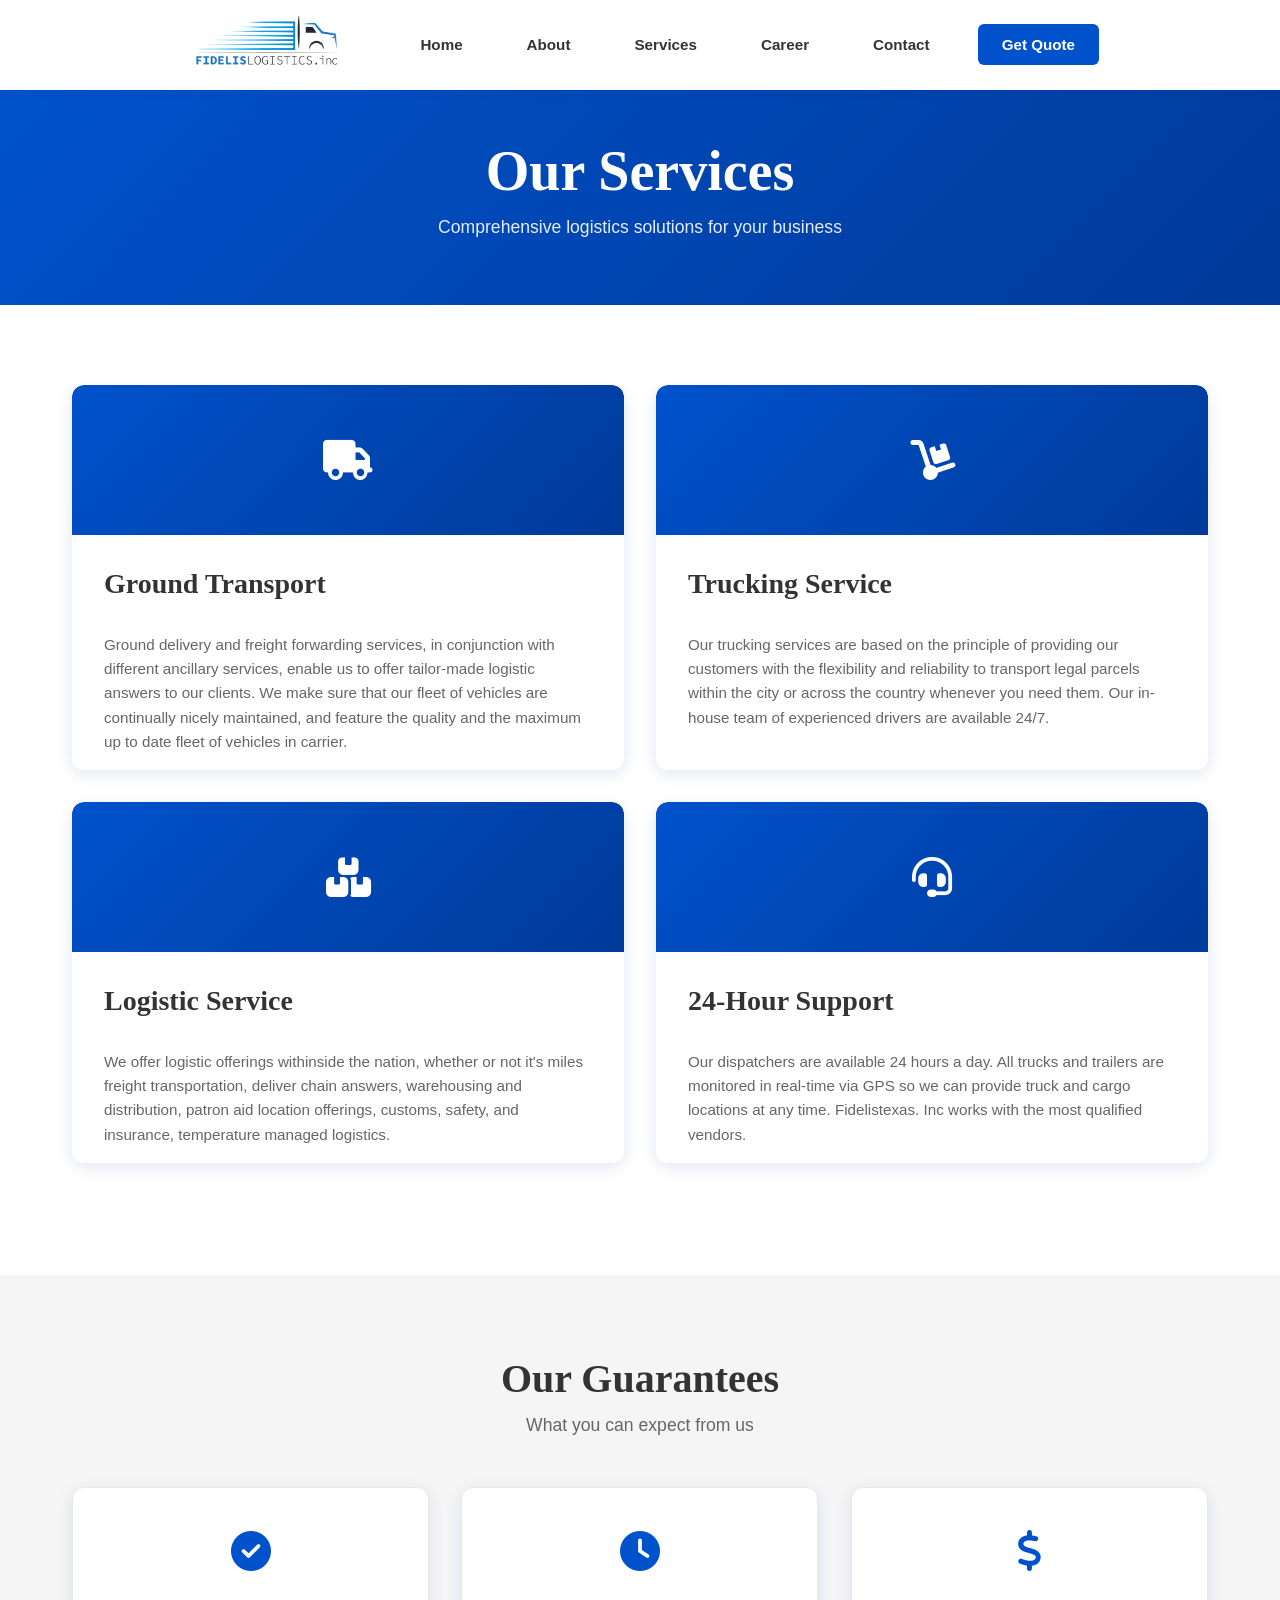
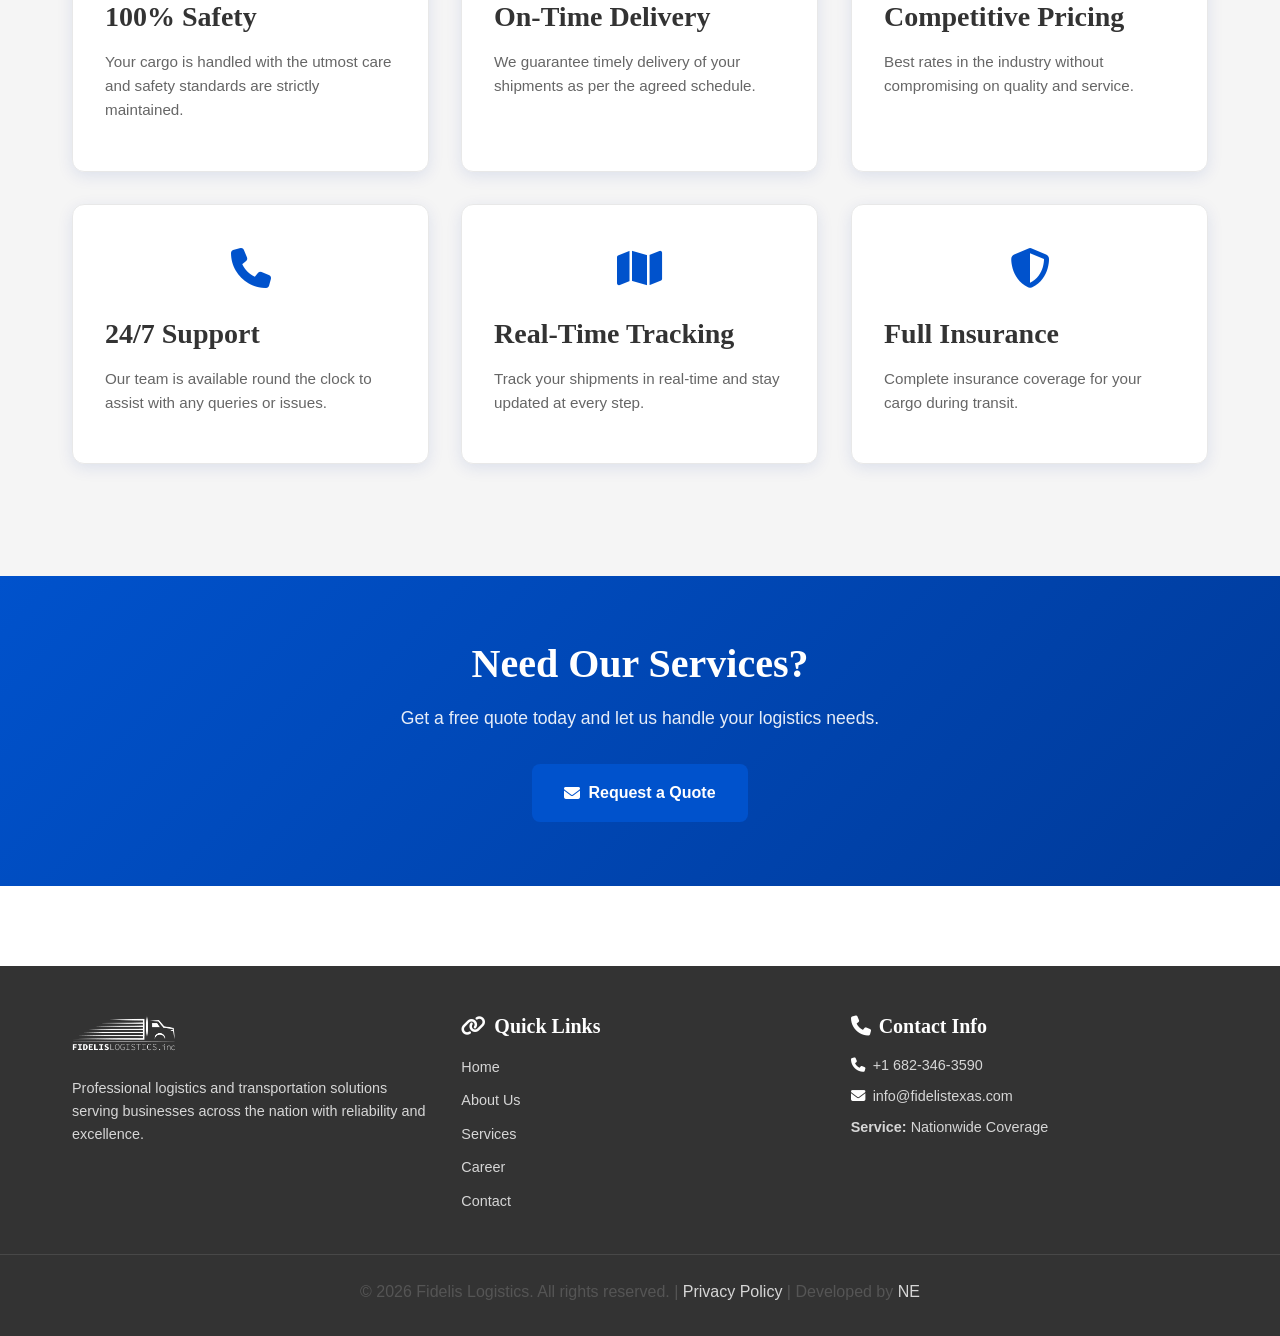
<file: services.html>
<!DOCTYPE html>
<html lang="en">
<head>
    <meta charset="UTF-8">
    <meta name="viewport" content="width=device-width, initial-scale=1.0">
    <title>Services - Fidelis Logistics</title>
    <link rel="stylesheet" href="https://cdnjs.cloudflare.com/ajax/libs/font-awesome/6.4.0/css/all.min.css">
    <link rel="stylesheet" href="css/style.css">
</head>
<body>
    <!-- HEADER & NAVIGATION -->
    <header class="header">
        <div class="container">
            <nav class="navbar">
                <div class="logo">
                    <a href="index.html">
                        <img src="images/logos/logo-horizontal.png" alt="Fidelis Logistics">
                    </a>
                </div>
                <ul class="nav-menu">
                    <li><a href="index.html">Home</a></li>
                    <li><a href="about-us.html">About</a></li>
                    <li><a href="services.html" class="active">Services</a></li>
                    <li><a href="career.html">Career</a></li>
                    <li><a href="contact.html">Contact</a></li>
                    <li><a href="request-quote.html" class="cta-btn">Get Quote</a></li>
                </ul>
                <button class="hamburger">
                    <span></span>
                    <span></span>
                    <span></span>
                </button>
            </nav>
        </div>
    </header>

    <!-- PAGE TITLE -->
    <section class="page-title">
        <div class="container">
            <h1>Our Services</h1>
            <p>Comprehensive logistics solutions for your business</p>
        </div>
    </section>

    <!-- SERVICES GRID -->
    <section class="services-section">
        <div class="container">
            <div class="grid grid-2">
                <div class="service-card" style="border: none; box-shadow: 0 4px 16px rgba(0, 52, 153, 0.12);">
                    <div class="service-card-icon" style="background: linear-gradient(135deg, #0052CC 0%, #003A99 100%); border-radius: 12px 12px 0 0;">
                        <i class="fas fa-truck"></i>
                    </div>
                    <h3 style="padding: 2rem 2rem 1rem;">Ground Transport</h3>
                    <p style="padding: 0 2rem;">Ground delivery and freight forwarding services, in conjunction with different ancillary services, enable us to offer tailor-made logistic answers to our clients. We make sure that our fleet of vehicles are continually nicely maintained, and feature the quality and the maximum up to date fleet of vehicles in carrier.</p>
                </div>
                <div class="service-card" style="border: none; box-shadow: 0 4px 16px rgba(0, 52, 153, 0.12);">
                    <div class="service-card-icon" style="background: linear-gradient(135deg, #0052CC 0%, #003A99 100%); border-radius: 12px 12px 0 0;">
                        <i class="fas fa-dolly"></i>
                    </div>
                    <h3 style="padding: 2rem 2rem 1rem;">Trucking Service</h3>
                    <p style="padding: 0 2rem;">Our trucking services are based on the principle of providing our customers with the flexibility and reliability to transport legal parcels within the city or across the country whenever you need them. Our in-house team of experienced drivers are available 24/7.</p>
                </div>
                <div class="service-card" style="border: none; box-shadow: 0 4px 16px rgba(0, 52, 153, 0.12);">
                    <div class="service-card-icon" style="background: linear-gradient(135deg, #0052CC 0%, #003A99 100%); border-radius: 12px 12px 0 0;">
                        <i class="fas fa-boxes"></i>
                    </div>
                    <h3 style="padding: 2rem 2rem 1rem;">Logistic Service</h3>
                    <p style="padding: 0 2rem;">We offer logistic offerings withinside the nation, whether or not it's miles freight transportation, deliver chain answers, warehousing and distribution, patron aid location offerings, customs, safety, and insurance, temperature managed logistics.</p>
                </div>
                <div class="service-card" style="border: none; box-shadow: 0 4px 16px rgba(0, 52, 153, 0.12);">
                    <div class="service-card-icon" style="background: linear-gradient(135deg, #0052CC 0%, #003A99 100%); border-radius: 12px 12px 0 0;">
                        <i class="fas fa-headset"></i>
                    </div>
                    <h3 style="padding: 2rem 2rem 1rem;">24-Hour Support</h3>
                    <p style="padding: 0 2rem;">Our dispatchers are available 24 hours a day. All trucks and trailers are monitored in real-time via GPS so we can provide truck and cargo locations at any time. Fidelistexas. Inc works with the most qualified vendors.</p>
                </div>
            </div>
        </div>
    </section>

    <!-- GUARANTEES SECTION -->
    <section style="background: #f5f5f5; padding: 5rem 0;">
        <div class="container">
            <div class="section-title">
                <h2>Our Guarantees</h2>
                <p>What you can expect from us</p>
            </div>
            <div class="grid grid-3">
                <div class="card">
                    <div class="card-icon">
                        <i class="fas fa-check-circle"></i>
                    </div>
                    <h3>100% Safety</h3>
                    <p>Your cargo is handled with the utmost care and safety standards are strictly maintained.</p>
                </div>
                <div class="card">
                    <div class="card-icon">
                        <i class="fas fa-clock"></i>
                    </div>
                    <h3>On-Time Delivery</h3>
                    <p>We guarantee timely delivery of your shipments as per the agreed schedule.</p>
                </div>
                <div class="card">
                    <div class="card-icon">
                        <i class="fas fa-dollar-sign"></i>
                    </div>
                    <h3>Competitive Pricing</h3>
                    <p>Best rates in the industry without compromising on quality and service.</p>
                </div>
                <div class="card">
                    <div class="card-icon">
                        <i class="fas fa-phone"></i>
                    </div>
                    <h3>24/7 Support</h3>
                    <p>Our team is available round the clock to assist with any queries or issues.</p>
                </div>
                <div class="card">
                    <div class="card-icon">
                        <i class="fas fa-map"></i>
                    </div>
                    <h3>Real-Time Tracking</h3>
                    <p>Track your shipments in real-time and stay updated at every step.</p>
                </div>
                <div class="card">
                    <div class="card-icon">
                        <i class="fas fa-shield-alt"></i>
                    </div>
                    <h3>Full Insurance</h3>
                    <p>Complete insurance coverage for your cargo during transit.</p>
                </div>
            </div>
        </div>
    </section>

    <!-- CTA SECTION -->
    <section class="cta-section">
        <div class="container">
            <h2>Need Our Services?</h2>
            <p>Get a free quote today and let us handle your logistics needs.</p>
            <a href="request-quote.html" class="btn btn-primary btn-lg">
                <i class="fas fa-envelope"></i> Request a Quote
            </a>
        </div>
    </section>

    <!-- FOOTER -->
    <footer class="footer">
        <div class="container">
            <div class="footer-content">
                <div class="footer-section">
                    <div class="footer-logo">
                        <img src="images/logos/logo-white-horizontal.png" alt="Fidelis Logistics">
                    </div>
                    <p>Professional logistics and transportation solutions serving businesses across the nation with reliability and excellence.</p>
                </div>
                <div class="footer-section">
                    <h4><i class="fas fa-link"></i> Quick Links</h4>
                    <ul>
                        <li><a href="index.html">Home</a></li>
                        <li><a href="about-us.html">About Us</a></li>
                        <li><a href="services.html">Services</a></li>
                        <li><a href="career.html">Career</a></li>
                        <li><a href="contact.html">Contact</a></li>
                    </ul>
                </div>
                <div class="footer-section">
                    <h4><i class="fas fa-phone"></i> Contact Info</h4>
                    <p><i class="fas fa-phone" style="color: #FFFFFF; margin-right: 0.5rem;"></i><a href="tel:+16823463590">+1 682-346-3590</a></p>
                    <p><i class="fas fa-envelope" style="color: #FFFFFF; margin-right: 0.5rem;"></i><a href="mailto:info@fidelistexas.com">info@fidelistexas.com</a></p>
                    <p><strong>Service:</strong> Nationwide Coverage</p>
                </div>
            </div>
        </div>
        <div class="footer-bottom">
            <p>&copy; 2026 Fidelis Logistics. All rights reserved. | <a href="privacy-policy.html">Privacy Policy</a> | Developed by <a href="https://www.noorulhaqelmi.com" target="_blank">NE</a></p>
        </div>
    </footer>

    <script src="js/main.js"></script>
</body>
</html>
</file>
<file: css/style.css>
/* ============================================
   FIDELIS LOGISTICS - MODERN CORPORATE DESIGN
   ============================================ */

/* ROOT VARIABLES */
:root {
    --primary-blue: #0052CC;
    --dark-blue: #003A99;
    --light-blue: #E6F0FF;
    --dark-gray: #333333;
    --light-gray: #F5F5F5;
    --white: #FFFFFF;
    --text-color: #333333;
    --border-radius: 12px;
    --transition: all 0.3s ease;
}

/* GLOBAL STYLES */
* {
    margin: 0;
    padding: 0;
    box-sizing: border-box;
}

body {
    overflow-x: hidden;
    width: 100%;
    position: relative;
}

html {
    scroll-behavior: smooth;
}

body {
    font-family: 'Inter', -apple-system, BlinkMacSystemFont, 'Segoe UI', sans-serif;
    color: var(--text-color);
    background-color: var(--white);
    line-height: 1.6;
}

.container {
    max-width: 1200px;
    margin: 0 auto;
    padding: 0 2rem;
    overflow-x: hidden;
}

/* TYPOGRAPHY */
h1, h2, h3, h4, h5, h6 {
    font-family: 'Playfair Display', serif;
    font-weight: 700;
    line-height: 1.2;
    margin-bottom: 1rem;
    color: var(--dark-gray);
}

h1 { font-size: 3.5rem; }
h2 { font-size: 2.5rem; }
h3 { font-size: 1.75rem; }
h4 { font-size: 1.25rem; }

p {
    margin-bottom: 1rem;
    font-size: 1rem;
    color: #555555;
}

a {
    color: var(--primary-blue);
    text-decoration: none;
    transition: var(--transition);
}

a:hover {
    color: var(--dark-blue);
}

/* HEADER & NAVIGATION */
.header {
    background: var(--white);
    box-shadow: 0 2px 8px rgba(0, 52, 153, 0.08);
    position: sticky;
    top: 0;
    z-index: 1000;
    padding: 1rem 0;
}

.navbar {
    display: flex;
    justify-content: center;
    align-items: center;
    gap: 3rem;
    flex-wrap: wrap;
}

.logo img {
    height: 50px;
    width: auto;
    transition: var(--transition);
}

.logo img:hover {
    transform: scale(1.05);
}

.nav-menu {
    display: flex;
    list-style: none;
    gap: 2rem;
    align-items: center;
    justify-content: center;
    flex-wrap: wrap;
}

.nav-menu a {
    font-weight: 600;
    font-size: 0.95rem;
    color: var(--text-color);
    padding: 0.5rem 1rem;
    border-radius: 6px;
    transition: var(--transition);
    position: relative;
}

.nav-menu a::after {
    content: '';
    position: absolute;
    bottom: 0;
    left: 0;
    width: 0;
    height: 2px;
    background: var(--primary-blue);
    transition: width 0.3s ease;
}

.nav-menu a:hover::after,
.nav-menu a.active::after {
    width: 100%;
}

.nav-menu a.active {
    color: var(--primary-blue);
}

.cta-btn {
    background: var(--primary-blue);
    color: var(--white) !important;
    padding: 0.75rem 1.5rem !important;
    border-radius: 8px;
    font-weight: 600;
    transition: var(--transition);
}

.cta-btn:hover {
    background: var(--dark-blue);
    transform: translateY(-2px);
    box-shadow: 0 4px 12px rgba(0, 52, 153, 0.3);
}

.hamburger {
    display: none;
    flex-direction: column;
    background: none;
    border: none;
    cursor: pointer;
    gap: 6px;
}

.hamburger span {
    width: 25px;
    height: 3px;
    background: var(--primary-blue);
    border-radius: 3px;
    transition: var(--transition);
}

.hamburger.active span:nth-child(1) {
    transform: rotate(45deg) translate(8px, 8px);
}

.hamburger.active span:nth-child(2) {
    opacity: 0;
}

.hamburger.active span:nth-child(3) {
    transform: rotate(-45deg) translate(7px, -7px);
}

/* HERO SECTION */
.hero {
    position: relative;
    min-height: 600px;
    display: flex;
    align-items: center;
    justify-content: center;
    overflow: hidden;
    padding: 5rem 0;
}

.hero-slider {
    position: absolute;
    top: 0;
    left: 0;
    width: 100%;
    height: 100%;
    z-index: 1;
}

.hero-slide {
    position: absolute;
    width: 100%;
    height: 100%;
    background-size: cover;
    background-position: center;
    opacity: 0;
    animation: slideshow 12s infinite;
}

.hero-slide:nth-child(1) { animation-delay: 0s; }
.hero-slide:nth-child(2) { animation-delay: 4s; }
.hero-slide:nth-child(3) { animation-delay: 8s; }

@keyframes slideshow {
    0%, 100% { opacity: 0; }
    25%, 75% { opacity: 1; }
}

.hero-overlay {
    position: absolute;
    top: 0;
    left: 0;
    width: 100%;
    height: 100%;
    background: linear-gradient(135deg, rgba(0, 52, 153, 0.7) 0%, rgba(0, 58, 153, 0.6) 100%);
    z-index: 2;
}

.hero-content {
    position: relative;
    z-index: 3;
    text-align: center;
    color: var(--white);
    animation: fadeInUp 1s ease;
}

@keyframes fadeInUp {
    from {
        opacity: 0;
        transform: translateY(30px);
    }
    to {
        opacity: 1;
        transform: translateY(0);
    }
}

/* Scroll-triggered fade-in animation for cards */
.fade-in {
    opacity: 0;
    transform: translateY(20px);
    transition: opacity 0.6s ease, transform 0.6s ease;
    will-change: opacity, transform;
}

.fade-in.visible {
    opacity: 1;
    transform: translateY(0);
}

.hero h1 {
    color: var(--white);
    font-size: 3.5rem;
    margin-bottom: 1rem;
}

.hero p {
    color: rgba(255, 255, 255, 0.95);
    font-size: 1.25rem;
    margin-bottom: 2rem;
    max-width: 600px;
    margin-left: auto;
    margin-right: auto;
}

.hero-buttons {
    display: flex;
    gap: 1rem;
    justify-content: center;
    flex-wrap: wrap;
}

/* BUTTONS */
.btn {
    display: inline-flex;
    align-items: center;
    gap: 0.5rem;
    padding: 0.875rem 1.75rem;
    border: none;
    border-radius: 8px;
    font-weight: 600;
    cursor: pointer;
    transition: var(--transition);
    font-size: 0.95rem;
    text-decoration: none;
}

.btn-primary {
    background: var(--primary-blue);
    color: var(--white);
}

.btn-primary:hover {
    background: var(--dark-blue);
    color: var(--white);
    transform: translateY(-3px);
    box-shadow: 0 6px 20px rgba(0, 52, 153, 0.3);
}

.btn-outline {
    background: transparent;
    color: var(--white);
    border: 2px solid var(--white);
}

.btn-outline:hover {
    background: var(--white);
    color: var(--primary-blue);
    transform: translateY(-3px);
}

.btn-lg {
    padding: 1rem 2rem;
    font-size: 1rem;
}

/* SECTIONS */
section {
    padding: 5rem 0;
    overflow: hidden;
    width: 100%;
}

.section-title {
    text-align: center;
    margin-bottom: 3rem;
}

.section-title h2 {
    margin-bottom: 0.5rem;
}

.section-title p {
    font-size: 1.1rem;
    color: #666666;
}

/* GRID LAYOUT */
.grid {
    display: grid;
    gap: 2rem;
    margin-bottom: 2rem;
    width: 100%;
    overflow: clip;
    overflow-clip-margin: 40px;
}

.grid-2 { grid-template-columns: repeat(2, 1fr); }
.grid-3 { grid-template-columns: repeat(3, 1fr); }
.grid-4 { grid-template-columns: repeat(4, 1fr); }

/* SERVICES SECTION */
.services-section {
    background: var(--white);
}

.service-card {
    background: var(--white);
    border-radius: var(--border-radius);
    overflow: hidden;
    box-shadow: 0 4px 16px rgba(0, 52, 153, 0.1);
    transition: var(--transition);
    border: 1px solid #E8E8E8;
}

.service-card:hover {
    box-shadow: 0 12px 32px rgba(0, 52, 153, 0.2);
}

.service-card-icon {
    background: linear-gradient(135deg, var(--primary-blue) 0%, var(--dark-blue) 100%);
    color: var(--white);
    font-size: 2.5rem;
    padding: 2rem;
    text-align: center;
    display: flex;
    align-items: center;
    justify-content: center;
    min-height: 150px;
}

.service-card h3 {
    padding: 1.5rem 1.5rem 0.5rem;
    color: var(--dark-gray);
}

.service-card p {
    padding: 0 1.5rem 1.5rem;
    color: #666666;
    font-size: 0.95rem;
}

/* STATS SECTION */
.stats-section {
    background: linear-gradient(135deg, var(--primary-blue) 0%, var(--dark-blue) 100%);
    color: var(--white);
}

.stat-card {
    text-align: center;
    padding: 2rem;
    background: rgba(255, 255, 255, 0.1);
    border-radius: var(--border-radius);
    backdrop-filter: blur(10px);
    transition: var(--transition);
    border: 1px solid rgba(255, 255, 255, 0.2);
}

.stat-card:hover {
    background: rgba(255, 255, 255, 0.15);
}

.stat-card h2 {
    color: var(--white);
    font-size: 3rem;
    margin-bottom: 0.5rem;
}

.stat-card p {
    color: rgba(255, 255, 255, 0.9);
    font-size: 1rem;
}

/* ABOUT PREVIEW */
.about-preview {
    background: var(--light-gray);
}

.about-preview-image img {
    width: 100%;
    border-radius: var(--border-radius);
    box-shadow: 0 8px 32px rgba(0, 52, 153, 0.16);
}

.features-list {
    list-style: none;
    margin: 2rem 0;
}

.features-list li {
    display: flex;
    align-items: center;
    gap: 1rem;
    margin-bottom: 1rem;
    font-size: 1rem;
}

.features-list i {
    color: var(--primary-blue);
    font-size: 1.5rem;
}

/* CTA SECTION */
.cta-section {
    background: linear-gradient(135deg, var(--primary-blue) 0%, var(--dark-blue) 100%);
    color: var(--white);
    text-align: center;
    padding: 4rem 0;
}

.cta-section h2 {
    color: var(--white);
    margin-bottom: 1rem;
}

.cta-section p {
    color: rgba(255, 255, 255, 0.9);
    font-size: 1.1rem;
    margin-bottom: 2rem;
}

/* CARDS */
.card {
    background: var(--white);
    border-radius: var(--border-radius);
    padding: 2rem;
    box-shadow: 0 4px 16px rgba(0, 52, 153, 0.1);
    transition: var(--transition);
    border: 1px solid #E8E8E8;
}

.card:hover {
    box-shadow: 0 8px 24px rgba(0, 52, 153, 0.15);
}

.card-icon {
    font-size: 2.5rem;
    color: var(--primary-blue);
    margin-bottom: 1rem;
    text-align: center;
}

.card h3 {
    color: var(--dark-gray);
    margin-bottom: 1rem;
}

.card p {
    color: #666666;
    font-size: 0.95rem;
}

/* PAGE TITLE */
.page-title {
    background: linear-gradient(135deg, var(--primary-blue) 0%, var(--dark-blue) 100%);
    color: var(--white);
    padding: 3rem 0;
    text-align: center;
}

.page-title h1 {
    color: var(--white);
    margin-bottom: 0.5rem;
}

.page-title p {
    color: rgba(255, 255, 255, 0.9);
    font-size: 1.1rem;
}

/* TEAM SECTION */
.team-member {
    background: var(--white);
    border-radius: var(--border-radius);
    overflow: hidden;
    box-shadow: 0 4px 16px rgba(0, 52, 153, 0.1);
    transition: var(--transition);
}

.team-member:hover {
    box-shadow: 0 12px 32px rgba(0, 52, 153, 0.2);
}

.team-member-image {
    width: 100%;
    height: 300px;
    overflow: hidden;
    background: var(--light-gray);
}

.team-member-image img {
    width: 100%;
    height: 100%;
    object-fit: cover;
    transition: var(--transition);
}

/* .team-member:hover .team-member-image img {
    transform: scale(1.05);
} */

.team-member-info {
    padding: 1.5rem;
    text-align: center;
}

.team-member-info h3 {
    color: var(--dark-gray);
    margin-bottom: 0.5rem;
}

.team-member-info p {
    color: var(--primary-blue);
    font-weight: 600;
    font-size: 0.95rem;
}

/* FORMS */
.form-group {
    margin-bottom: 1.5rem;
}

.form-group label {
    display: block;
    margin-bottom: 0.5rem;
    font-weight: 600;
    color: var(--dark-gray);
    font-size: 0.95rem;
}

.required {
    color: #E74C3C;
}

.form-group input,
.form-group select,
.form-group textarea {
    width: 100%;
    padding: 0.875rem 1rem;
    border: 1px solid #D0D0D0;
    border-radius: 8px;
    font-family: inherit;
    font-size: 0.95rem;
    transition: var(--transition);
    background: var(--white);
}

.form-group input:focus,
.form-group select:focus,
.form-group textarea:focus {
    outline: none;
    border-color: var(--primary-blue);
    box-shadow: 0 0 0 3px rgba(0, 52, 153, 0.1);
}

.form-group textarea {
    resize: vertical;
    min-height: 120px;
}

.form-row {
    display: grid;
    grid-template-columns: 1fr 1fr;
    gap: 1.5rem;
}

.form-row.full-width {
    grid-template-columns: 1fr;
}

.checkbox-group {
    display: flex;
    align-items: center;
    gap: 0.75rem;
    margin-bottom: 1.5rem;
}

.checkbox-group input[type="checkbox"] {
    width: auto;
    cursor: pointer;
    accent-color: var(--primary-blue);
}

.checkbox-group label {
    margin-bottom: 0;
    cursor: pointer;
    font-weight: 400;
}

.form-error {
    display: block;
    color: #E74C3C;
    font-size: 0.85rem;
    margin-top: 0.25rem;
}

.success-message {
    background: #D4EDDA;
    color: #155724;
    padding: 1rem;
    border-radius: 8px;
    margin-bottom: 1.5rem;
    display: none;
    align-items: center;
    gap: 0.75rem;
}

.success-message.show {
    display: flex;
}

.success-message i {
    font-size: 1.25rem;
}

.error-message {
    background: #F8D7DA;
    color: #721C24;
    padding: 1rem;
    border-radius: 8px;
    margin-bottom: 1.5rem;
    display: none;
    align-items: center;
    gap: 0.75rem;
    border: 1px solid #F5C6CB;
}

.error-message.show {
    display: flex;
}

.error-message i {
    font-size: 1.25rem;
}

/* CONTACT & QUOTE SECTIONS */
.contact-section {
    padding: 4rem 0;
    background: var(--white);
}

.contact-form-wrapper,
.quote-form-wrapper {
    background: var(--white);
    padding: 2rem;
    border-radius: var(--border-radius);
    box-shadow: 0 4px 16px rgba(0, 52, 153, 0.08);
}

.contact-form-wrapper h2,
.quote-form-wrapper h2 {
    color: var(--dark-gray);
    margin-bottom: 1.5rem;
    display: flex;
    align-items: center;
    gap: 0.75rem;
    font-size: 2rem;
}

.contact-form-wrapper h2 i,
.quote-form-wrapper h2 i {
    color: var(--primary-blue);
}

.contact-info-wrapper {
    background: var(--light-gray);
    padding: 2rem;
    border-radius: var(--border-radius);
}

.contact-info-wrapper h2 {
    color: var(--dark-gray);
    margin-bottom: 1.5rem;
    display: flex;
    align-items: center;
    gap: 0.75rem;
    font-size: 2rem;
}

.contact-info-wrapper h2 i {
    color: var(--primary-blue);
}

.contact-info-item {
    margin-bottom: 2rem;
}

.contact-info-item h3 {
    color: var(--dark-gray);
    margin-bottom: 0.75rem;
    display: flex;
    align-items: center;
    gap: 0.5rem;
    font-size: 1.25rem;
}

.contact-info-item h3 i {
    color: var(--primary-blue);
    font-size: 1.5rem;
}

.contact-info-item p {
    color: #666666;
    margin-bottom: 0.5rem;
    font-size: 0.95rem;
}

.contact-info-item a {
    color: var(--primary-blue);
    font-weight: 500;
}

.contact-info-item a:hover {
    color: var(--dark-blue);
}

.grid {
    display: grid;
    gap: 2rem;
}

.grid.grid-2 {
    grid-template-columns: repeat(2, 1fr);
}

.grid.grid-4 {
    grid-template-columns: repeat(4, 1fr);
}

.form-group.checkbox-group {
    display: flex;
    align-items: flex-start;
    gap: 0.75rem;
    margin-bottom: 1.5rem;
}

.form-group.checkbox-group input[type="checkbox"] {
    width: 20px;
    height: 20px;
    cursor: pointer;
    accent-color: var(--primary-blue);
    margin-top: 0.25rem;
    flex-shrink: 0;
}

.form-group.checkbox-group label {
    margin-bottom: 0;
    cursor: pointer;
    font-weight: 400;
    font-size: 0.9rem;
    line-height: 1.5;
    color: #666666;
}

/* FOOTER */
.footer {
    background: var(--dark-gray);
    color: var(--white);
    padding: 3rem 0 1rem;
    margin-top: 5rem;
}

.footer-content {
    display: grid;
    grid-template-columns: repeat(3, 1fr);
    gap: 2rem;
    margin-bottom: 2rem;
}

.footer-section h4 {
    color: var(--white);
    margin-bottom: 1rem;
    display: flex;
    align-items: center;
    gap: 0.5rem;
}

.footer-section p,
.footer-section a {
    color: rgba(255, 255, 255, 0.8);
    font-size: 0.9rem;
    margin-bottom: 0.5rem;
    transition: var(--transition);
}

.footer-section a:hover {
    color: var(--white);
}

.footer-section ul {
    list-style: none;
}

.footer-section ul li {
    margin-bottom: 0.5rem;
}

.footer-logo img {
    height: 40px;
    width: auto;
    margin-bottom: 1rem;
}

.footer-bottom {
    border-top: 1px solid rgba(255, 255, 255, 0.1);
    padding-top: 1.5rem;
    text-align: center;
    color: rgba(255, 255, 255, 0.6);
    font-size: 0.85rem;
}

.footer-bottom a {
    color: rgba(255, 255, 255, 0.8);
}

.footer-bottom a:hover {
    color: var(--white);
}

/* ANIMATIONS */
@keyframes fadeIn {
    from { opacity: 0; }
    to { opacity: 1; }
}

@keyframes slideInLeft {
    from {
        opacity: 0;
        transform: translateX(-30px);
    }
    to {
        opacity: 1;
        transform: translateX(0);
    }
}

@keyframes slideInRight {
    from {
        opacity: 0;
        transform: translateX(30px);
    }
    to {
        opacity: 1;
        transform: translateX(0);
    }
}

/* UTILITY CLASSES */
.full-width {
    grid-column: 1 / -1;
}

.text-center {
    text-align: center;
}

.text-white {
    color: var(--white);
}

.bg-light {
    background: var(--light-gray);
}

.mt-1 { margin-top: 1rem; }
.mt-2 { margin-top: 2rem; }
.mt-3 { margin-top: 3rem; }

.mb-1 { margin-bottom: 1rem; }
.mb-2 { margin-bottom: 2rem; }
.mb-3 { margin-bottom: 3rem; }

.pt-1 { padding-top: 1rem; }
.pt-2 { padding-top: 2rem; }
.pt-3 { padding-top: 3rem; }

.pb-1 { padding-bottom: 1rem; }
.pb-2 { padding-bottom: 2rem; }
.pb-3 { padding-bottom: 3rem; }


/* ============================================
   MOBILE RESPONSIVENESS
   ============================================ */

/* TABLET (768px and below) */
@media (max-width: 768px) {
    .container {
        padding: 0 1.5rem;
    }

    h1 { font-size: 2.5rem; }
    h2 { font-size: 1.8rem; }
    h3 { font-size: 1.4rem; }
    h4 { font-size: 1.1rem; }

    /* HEADER & NAVIGATION */
    .navbar {
        justify-content: space-between;
        gap: 1rem;
    }

    .hamburger {
        display: flex;
    }

    .nav-menu {
        display: none;
        position: absolute;
        top: 70px;
        left: 0;
        right: 0;
        flex-direction: column;
        background: var(--white);
        padding: 1rem;
        gap: 0;
        box-shadow: 0 4px 12px rgba(0, 52, 153, 0.1);
        z-index: 999;
    }

    .nav-menu.active {
        display: flex;
    }

    .nav-menu li {
        width: 100%;
    }

    .nav-menu a {
        display: block;
        padding: 0.75rem 1rem;
        border-radius: 6px;
    }

    .nav-menu a::after {
        display: none;
    }

    .nav-menu a.active {
        background: var(--light-blue);
    }

    /* HERO SECTION */
    .hero {
        min-height: 400px;
        padding: 3rem 0;
    }

    .hero h1 {
        font-size: 2rem;
    }

    .hero p {
        font-size: 1rem;
    }

    .hero-buttons {
        flex-direction: column;
        gap: 0.75rem;
    }

    .btn {
        width: 100%;
        justify-content: center;
    }

    .btn-lg {
        padding: 0.875rem 1.5rem;
        font-size: 0.9rem;
    }

    /* SECTIONS */
    section {
        padding: 3rem 0;
    }

    .section-title {
        margin-bottom: 2rem;
    }

    /* GRID LAYOUTS */
    .grid {
        gap: 1rem;
        width: 100%;
        overflow-x: hidden;
    }

    .grid-2,
    .grid-3,
    .grid-4 {
        grid-template-columns: 1fr !important;
    }

    .grid.grid-2,
    .grid.grid-3,
    .grid.grid-4 {
        grid-template-columns: 1fr !important;
    }

    /* SERVICE CARDS */
    .service-card-icon {
        min-height: 120px;
        font-size: 2rem;
    }

    /* STATS SECTION */
    .stat-card h2 {
        font-size: 2rem;
    }

    /* FORM LAYOUTS */
    .form-row {
        grid-template-columns: 1fr;
        gap: 1rem;
    }

    .form-row.full-width {
        grid-template-columns: 1fr;
    }

    /* FOOTER */
    .footer-content {
        grid-template-columns: 1fr;
        gap: 1.5rem;
    }

    .footer-section h4 {
        margin-bottom: 0.75rem;
    }

    /* PAGE TITLE */
    .page-title {
        padding: 2rem 0;
    }

    .page-title h1 {
        font-size: 1.8rem;
    }
}

/* MOBILE (480px and below) */
@media (max-width: 480px) {
    .container {
        padding: 0 1rem;
    }

    h1 { font-size: 1.8rem; }
    h2 { font-size: 1.4rem; }
    h3 { font-size: 1.1rem; }
    h4 { font-size: 0.95rem; }

    p {
        font-size: 0.9rem;
    }

    /* HEADER & NAVIGATION */
    .logo img {
        height: 40px;
    }

    .hamburger span {
        width: 20px;
        height: 2.5px;
    }

    .nav-menu {
        top: 60px;
    }

    /* HERO SECTION */
    .hero {
        min-height: 300px;
        padding: 2rem 0;
    }

    .hero h1 {
        font-size: 1.5rem;
        margin-bottom: 0.5rem;
    }

    .hero p {
        font-size: 0.9rem;
        margin-bottom: 1rem;
    }

    .hero-buttons {
        flex-direction: column;
        gap: 0.5rem;
    }

    .btn {
        padding: 0.75rem 1.25rem;
        font-size: 0.85rem;
    }

    .btn-lg {
        padding: 0.75rem 1.25rem;
        font-size: 0.85rem;
    }

    /* SECTIONS */
    section {
        padding: 2rem 0;
    }

    .section-title {
        margin-bottom: 1.5rem;
    }

    .section-title h2 {
        margin-bottom: 0.5rem;
    }

    .section-title p {
        font-size: 0.95rem;
    }

    /* SERVICE CARDS */
    .service-card {
        border-radius: 8px;
    }

    .service-card-icon {
        min-height: 100px;
        font-size: 1.75rem;
        padding: 1.5rem;
    }

    .service-card h3 {
        padding: 1rem 1rem 0.5rem;
        font-size: 1rem;
    }

    .service-card p {
        padding: 0 1rem 1rem;
        font-size: 0.85rem;
    }

    /* STATS SECTION */
    .stat-card {
        padding: 1.5rem;
    }

    .stat-card h2 {
        font-size: 1.5rem;
        margin-bottom: 0.25rem;
    }

    .stat-card p {
        font-size: 0.85rem;
    }

    /* ABOUT PREVIEW */
    .about-preview-content {
        margin-bottom: 1.5rem;
    }

    .about-preview-content h2 {
        font-size: 1.4rem;
    }

    .features-list li {
        font-size: 0.9rem;
        gap: 0.75rem;
    }

    .features-list i {
        font-size: 1.25rem;
    }

    /* CTA SECTION */
    .cta-section {
        padding: 2.5rem 0;
    }

    .cta-section h2 {
        font-size: 1.4rem;
        margin-bottom: 0.75rem;
    }

    .cta-section p {
        font-size: 0.95rem;
        margin-bottom: 1.5rem;
    }

    /* FORMS */
    .form-group {
        margin-bottom: 1rem;
    }

    .form-group label {
        font-size: 0.85rem;
        margin-bottom: 0.35rem;
    }

    .form-group input,
    .form-group select,
    .form-group textarea {
        padding: 0.75rem 0.85rem;
        font-size: 0.9rem;
    }

    .form-group textarea {
        min-height: 100px;
    }

    .form-row {
        gap: 0.75rem;
    }

    .checkbox-group {
        gap: 0.5rem;
        margin-bottom: 1rem;
    }

    .checkbox-group input[type="checkbox"] {
        width: 18px;
        height: 18px;
    }

    .checkbox-group label {
        font-size: 0.85rem;
    }

    /* CONTACT & QUOTE SECTIONS */
    .contact-form-wrapper,
    .quote-form-wrapper {
        padding: 1.5rem;
    }

    .contact-form-wrapper h2,
    .quote-form-wrapper h2 {
        font-size: 1.4rem;
        margin-bottom: 1rem;
    }

    .contact-info-wrapper {
        padding: 1.5rem;
    }

    .contact-info-wrapper h2 {
        font-size: 1.4rem;
        margin-bottom: 1rem;
    }

    .contact-info-item {
        margin-bottom: 1.5rem;
    }

    .contact-info-item h3 {
        font-size: 1rem;
        margin-bottom: 0.5rem;
    }

    .contact-info-item p {
        font-size: 0.85rem;
    }

    /* TEAM SECTION */
    .team-member-image {
        height: 250px;
    }

    .team-member-info {
        padding: 1rem;
    }

    /* FOOTER */
    .footer {
        padding: 2rem 0 0.75rem;
        margin-top: 3rem;
    }

    .footer-content {
        gap: 1rem;
        margin-bottom: 1.5rem;
    }

    .footer-section h4 {
        font-size: 0.95rem;
        margin-bottom: 0.5rem;
    }

    .footer-section p,
    .footer-section a {
        font-size: 0.8rem;
        margin-bottom: 0.35rem;
    }

    .footer-logo img {
        height: 30px;
        margin-bottom: 0.75rem;
    }

    .footer-bottom {
        padding-top: 1rem;
        font-size: 0.75rem;
    }

    /* PAGE TITLE */
    .page-title {
        padding: 1.5rem 0;
    }

    .page-title h1 {
        font-size: 1.4rem;
        margin-bottom: 0.35rem;
    }

    .page-title p {
        font-size: 0.9rem;
    }

    /* CARDS */
    .card {
        padding: 1.5rem;
    }

    .card-icon {
        font-size: 2rem;
        margin-bottom: 0.75rem;
    }

    .card h3 {
        font-size: 1rem;
        margin-bottom: 0.75rem;
    }

    .card p {
        font-size: 0.85rem;
    }

    /* UTILITY CLASSES */
    .mt-1 { margin-top: 0.75rem; }
    .mt-2 { margin-top: 1.5rem; }
    .mt-3 { margin-top: 2rem; }

    .mb-1 { margin-bottom: 0.75rem; }
    .mb-2 { margin-bottom: 1.5rem; }
    .mb-3 { margin-bottom: 2rem; }

    .pt-1 { padding-top: 0.75rem; }
    .pt-2 { padding-top: 1.5rem; }
    .pt-3 { padding-top: 2rem; }

    .pb-1 { padding-bottom: 0.75rem; }
    .pb-2 { padding-bottom: 1.5rem; }
    .pb-3 { padding-bottom: 2rem; }
}
</file>
